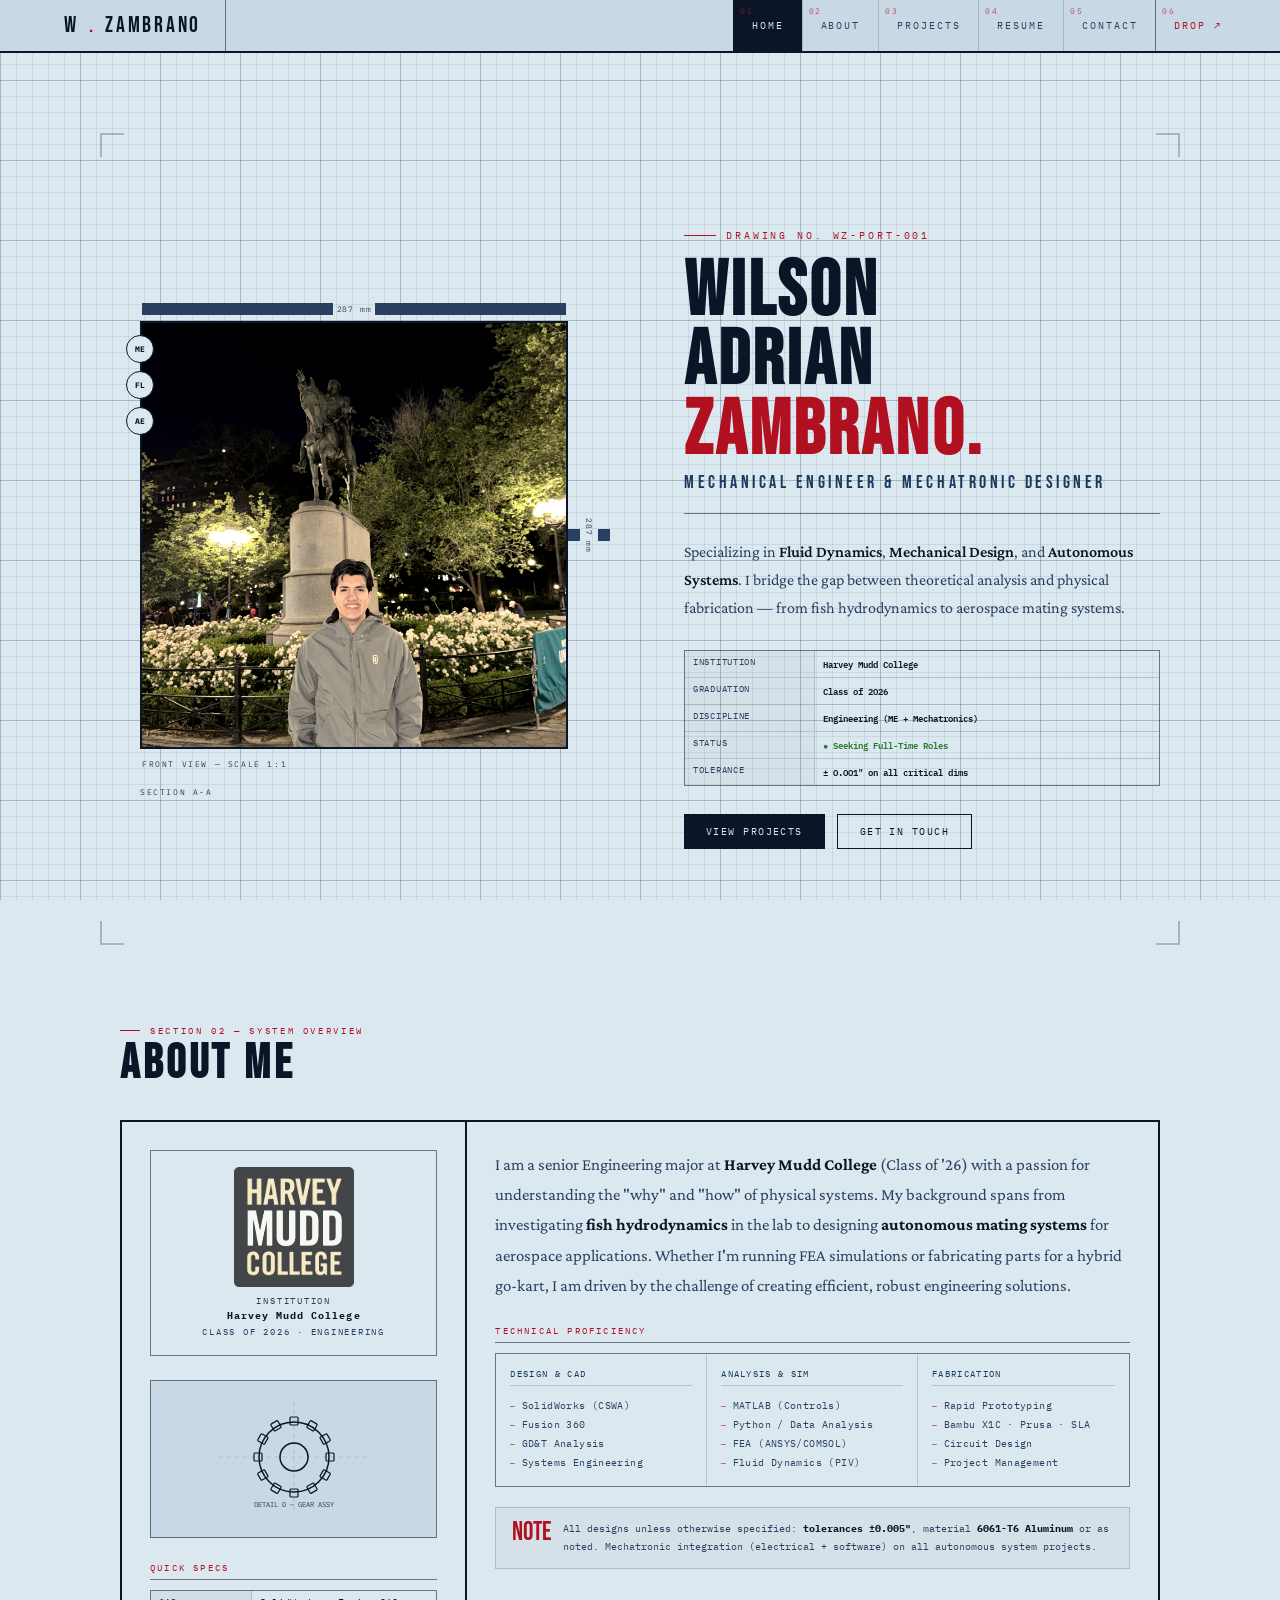
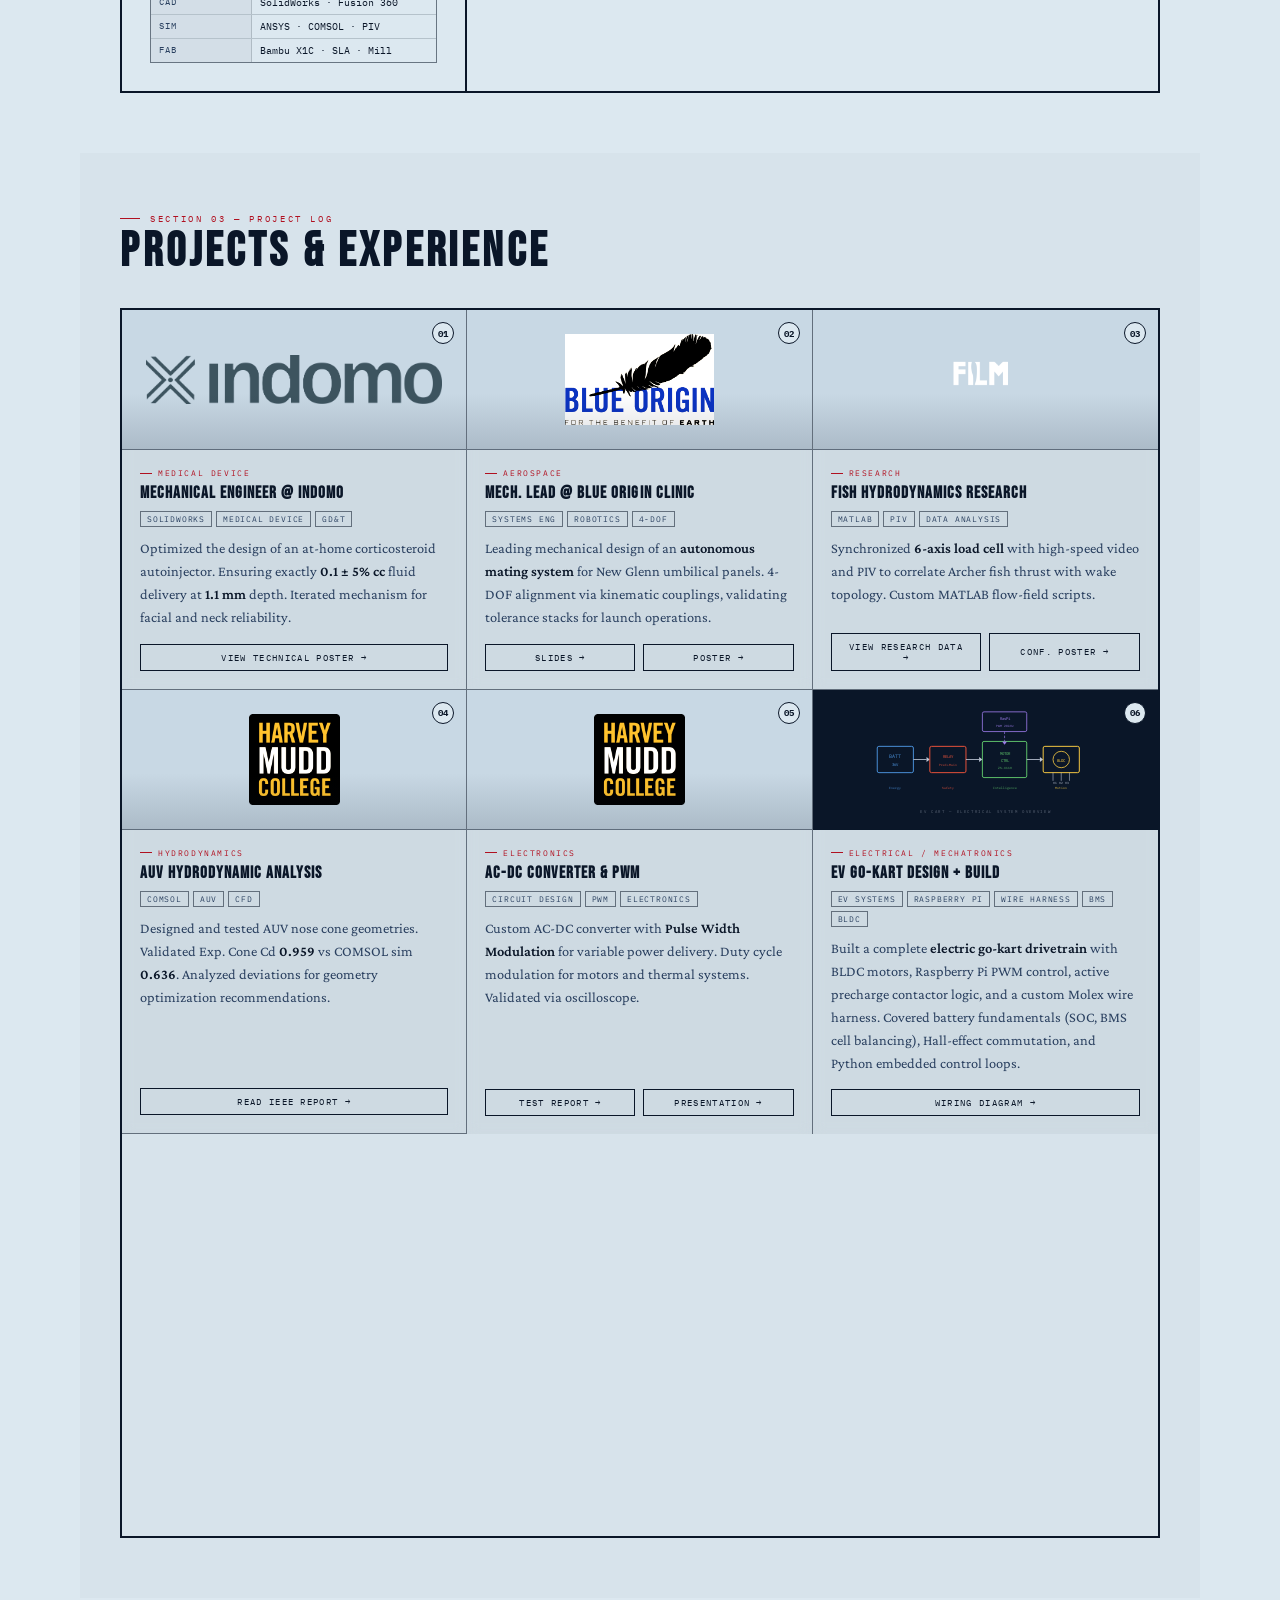
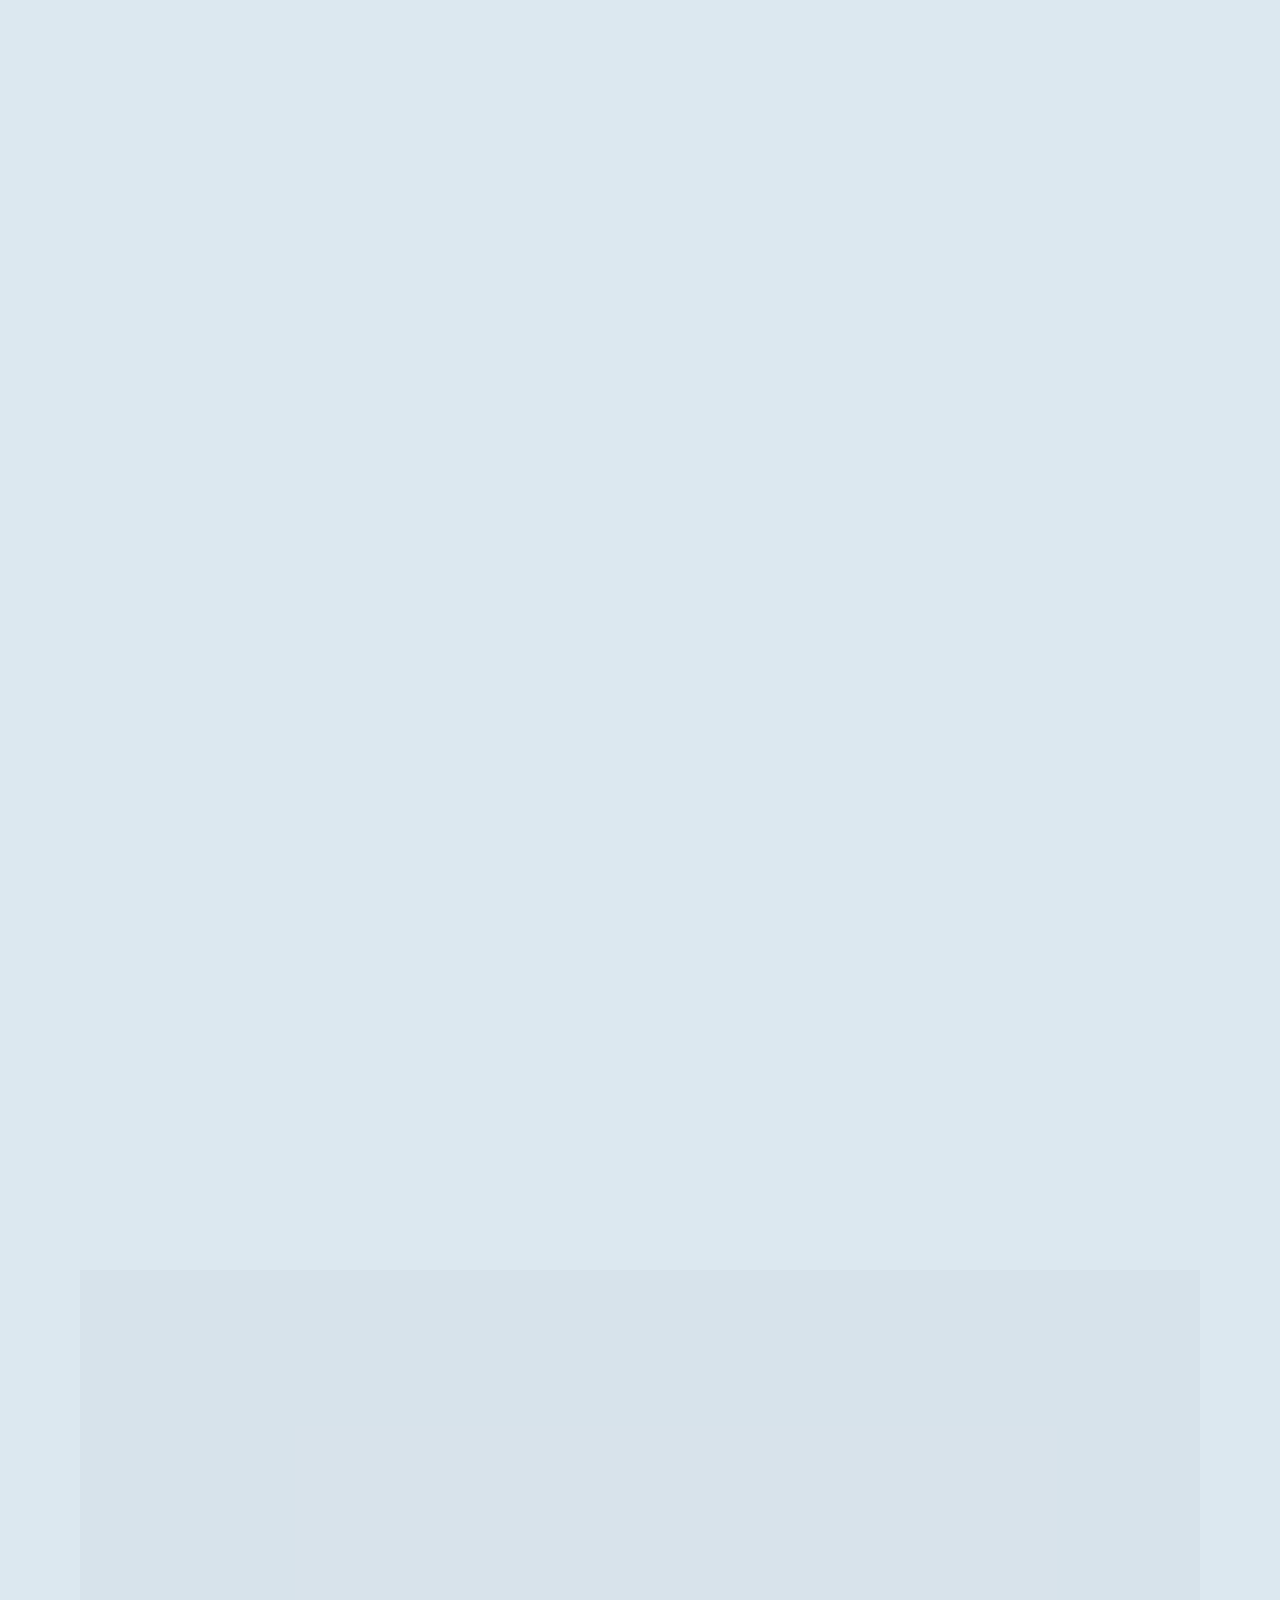
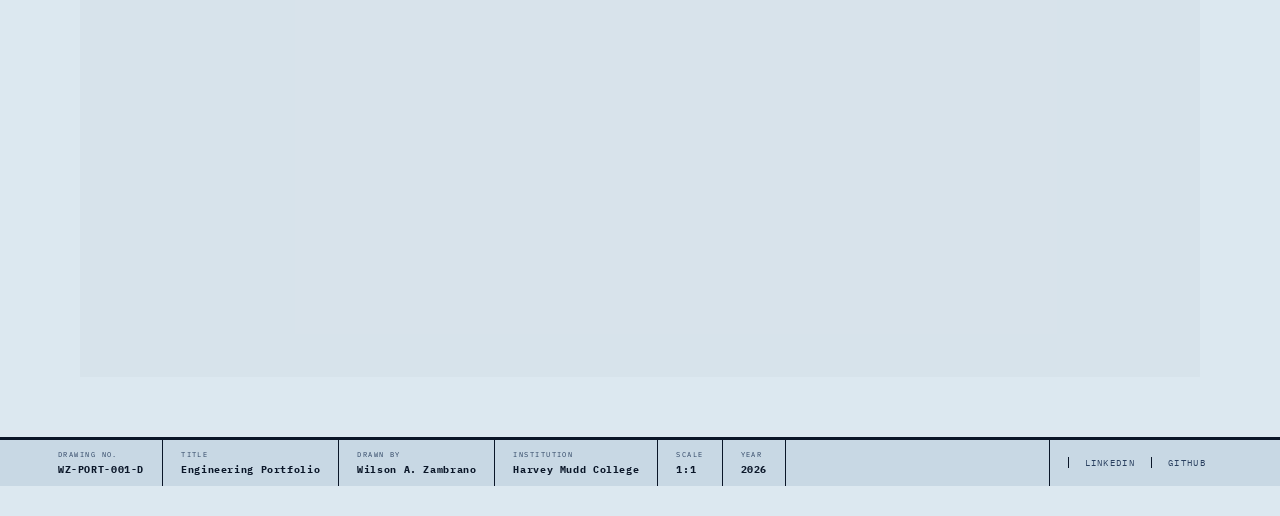
<file: index.html>
<!DOCTYPE html>
<html lang="en" class="scroll-smooth">
<head>
<meta charset="UTF-8">
<meta name="viewport" content="width=device-width, initial-scale=1.0">
<title>Wilson Zambrano — Engineering Portfolio</title>
<link href="https://fonts.googleapis.com/css2?family=Bebas+Neue&family=IBM+Plex+Mono:ital,wght@0,300;0,400;0,600;0,700;1,400&family=Crimson+Pro:ital,wght@0,400;0,600;1,400&display=swap" rel="stylesheet">

<link href="blueprint.css" rel="stylesheet">

<style>
/* ═══════════════════════════════════════════════════════
   PORTFOLIO-SPECIFIC LAYOUT STYLES
   (Global colors, grids, buttons, and typography are 
   now inherited from blueprint.css)
═══════════════════════════════════════════════════════ */

/* ── NAV OVERRIDES ── */
.nav-links { display: flex; align-items: stretch; }
.nav-link { font-size: 0.6rem; text-transform: uppercase; letter-spacing: 0.2em; color: var(--ink-dim); text-decoration: none; padding: 0 18px; border-left: 1px solid var(--line); display: flex; align-items: center; transition: all 0.15s; position: relative; }
.nav-link::before { content: attr(data-num); position: absolute; top: 6px; left: 6px; font-size: 0.5rem; color: var(--red); opacity: 0.7; }
.nav-link:hover { background: rgba(10,22,40,0.06); color: var(--ink); }
.nav-link.active { background: var(--ink); color: var(--paper); }

.nav-mobile-btn { display: none; padding: 12px 16px; cursor: pointer; border-left: 1px solid var(--line-bold); align-items: center; background: transparent; border: none; color: var(--ink); }
#mobile-menu { display: none; border-top: 1px solid var(--line-bold); background: var(--paper-dark); }
#mobile-menu a { display: block; padding: 12px 24px; font-size: 0.65rem; text-transform: uppercase; letter-spacing: 0.15em; color: var(--ink-dim); text-decoration: none; border-bottom: 1px solid var(--line); }
#mobile-menu a:hover { background: rgba(10,22,40,0.06); }

/* ── SHARED SECTION FRAME ── */
.section-frame { position: relative; z-index: 1; max-width: 1200px; margin: 0 auto; padding: 60px 40px; }
.drawing-border { border: 2px solid var(--ink); position: relative; padding: 32px; }
.drawing-border::before { content: ''; position: absolute; inset: 5px; border: 0.5px solid var(--ink-faint); pointer-events: none; }
.btn-sm { padding: 7px 14px; font-size: 0.55rem; }

/* Callout balloon */
.callout { display: inline-flex; align-items: center; gap: 0; }
.callout-circle { width: 28px; height: 28px; border: 1.5px solid var(--ink); border-radius: 50%; display: flex; align-items: center; justify-content: center; font-size: 0.65rem; font-weight: 700; color: var(--ink); flex-shrink: 0; background: var(--paper); }
.callout-line { width: 24px; height: 1px; background: var(--ink); }

/* Leader line annotation */
.leader-label { font-size: 0.6rem; text-transform: uppercase; letter-spacing: 0.12em; color: var(--blue); display: flex; align-items: center; gap: 6px; }
.leader-label::before { content: ''; display: inline-block; width: 16px; height: 1px; background: var(--blue); }

/* Reveal Animation */
.reveal { opacity: 0; transform: translateY(16px); transition: opacity 0.5s ease, transform 0.5s ease; }
.reveal.visible { opacity: 1; transform: translateY(0); }

/* ═══════════════════════════════════════════════════════
   HERO SECTION
═══════════════════════════════════════════════════════ */
#home { position: relative; z-index: 1; min-height: calc(100vh - 48px); display: flex; align-items: center; overflow: hidden; }
.hero-inner { max-width: 1200px; margin: 0 auto; padding: 60px 40px; width: 100%; display: grid; grid-template-columns: 1fr 1fr; gap: 48px; align-items: center; }

/* Orthographic projection box */
.ortho-box { position: relative; border: 2px solid var(--ink); }
.ortho-box::after { content: 'FRONT VIEW — SCALE 1:1'; position: absolute; bottom: -22px; left: 0; font-size: 0.5rem; letter-spacing: 0.2em; color: var(--ink-dim); text-transform: uppercase; }
.hero-photo { width: 100%; aspect-ratio: 1; object-fit: cover; display: block; filter: sepia(0.3) contrast(1.1); }
.hero-photo-placeholder { width: 100%; aspect-ratio: 1; background: var(--paper-dark); display: flex; align-items: center; justify-content: center; font-size: 0.6rem; letter-spacing: 0.2em; color: var(--ink-dim); text-transform: uppercase; }

/* Dimension annotations */
.dim-top, .dim-right, .dim-left { position: absolute; font-size: 0.5rem; color: var(--ink-dim); letter-spacing: 0.1em; display: flex; align-items: center; gap: 4px; }
.dim-top { top: -20px; left: 0; right: 0; justify-content: center; }
.dim-right { right: -44px; top: 0; bottom: 0; flex-direction: column; justify-content: center; writing-mode: vertical-rl; }
.dim-left { left: -44px; top: 0; bottom: 0; flex-direction: column; justify-content: center; writing-mode: vertical-rl; transform: rotate(180deg); }
.dim-line { flex: 1; height: 1px; background: var(--ink-dim); min-width: 12px; min-height: 12px; }

/* Hero Text */
.hero-text { padding: 20px 0 20px 20px; }
.hero-eyebrow { font-size: 0.6rem; text-transform: uppercase; letter-spacing: 0.3em; color: var(--red); margin-bottom: 16px; display: flex; align-items: center; gap: 10px; }
.hero-eyebrow::before { content: ''; display: inline-block; width: 32px; height: 1px; background: var(--red); }
h1.hero-name { font-family: 'Bebas Neue', sans-serif; font-size: clamp(3.5rem, 6vw, 6rem); line-height: 0.9; letter-spacing: 0.04em; color: var(--ink); margin-bottom: 6px; }
h1.hero-name em { font-style: normal; color: var(--red); display: block; }
.hero-title { font-family: 'Bebas Neue', sans-serif; font-size: 1.1rem; letter-spacing: 0.2em; color: var(--blue); margin-bottom: 24px; padding-bottom: 20px; border-bottom: 1px solid var(--line-bold); }
.hero-desc { font-family: 'Crimson Pro', serif; font-size: 1rem; line-height: 1.75; color: var(--ink-dim); margin-bottom: 28px; }
.hero-desc strong { color: var(--ink); font-weight: 600; }
.hero-cta { display: flex; gap: 12px; flex-wrap: wrap; }

/* ═══════════════════════════════════════════════════════
   ABOUT
═══════════════════════════════════════════════════════ */
#about { background: transparent; }
.about-grid { display: grid; grid-template-columns: 1fr 2fr; gap: 0; border: 2px solid var(--ink); }
.about-left { border-right: 2px solid var(--ink); padding: 28px; display: flex; flex-direction: column; gap: 24px; }
.about-right { padding: 28px; }
.institution-badge { border: 1px solid var(--line-bold); padding: 16px; text-align: center; }
.institution-badge img { max-width: 120px; width: 100%; filter: sepia(1) contrast(1.2) opacity(0.7); margin-bottom: 8px; display: block; margin-left: auto; margin-right: auto; }
.institution-badge p { font-size: 0.55rem; text-transform: uppercase; letter-spacing: 0.2em; color: var(--ink-dim); margin-bottom: 2px; }
.institution-badge strong { font-size: 0.65rem; letter-spacing: 0.1em; color: var(--ink); display: block; }

/* Skills blocks */
.skills-section-title { font-size: 0.55rem; text-transform: uppercase; letter-spacing: 0.25em; color: var(--red); margin-bottom: 10px; padding-bottom: 6px; border-bottom: 1px solid var(--line-bold); }
.skills-grid { display: grid; grid-template-columns: 1fr 1fr 1fr; gap: 0; border: 1px solid var(--line-bold); margin-bottom: 16px; }
.skill-col { padding: 14px; border-right: 1px solid var(--line); }
.skill-col:last-child { border-right: none; }
.skill-col-title { font-size: 0.55rem; text-transform: uppercase; letter-spacing: 0.15em; color: var(--blue); margin-bottom: 10px; padding-bottom: 6px; border-bottom: 1px solid var(--line); }
.skill-item { font-size: 0.6rem; color: var(--ink-dim); padding: 3px 0; display: flex; align-items: center; gap: 6px; letter-spacing: 0.04em; }
.skill-item::before { content: '—'; color: var(--red); font-size: 0.5rem; }

/* ═══════════════════════════════════════════════════════
   PROJECTS
═══════════════════════════════════════════════════════ */
#projects { background: rgba(10,22,40,0.02); }
.projects-grid { display: grid; grid-template-columns: repeat(3, 1fr); gap: 0; border: 2px solid var(--ink); }
.project-card { 
  border-right: 1px solid var(--line-bold); 
  border-bottom: 1px solid var(--line-bold); 
  position: relative; 
  overflow: hidden; 
  transition: background 0.2s; 
  display: flex; 
  flex-direction: column; 
  background: rgba(10, 22, 40, 0.04); /* Soft, frosted paper finish */
  backdrop-filter: blur(6px);
}
.project-card:nth-child(3n) { border-right: none; }
.project-card:nth-last-child(-n+3):nth-child(3n+1),
.project-card:nth-last-child(-n+3):nth-child(3n+2),
.project-card:nth-last-child(-n+3) { border-bottom: none; }
.project-card:hover { background: rgba(10, 22, 40, 0.08); }

.card-callout { position: absolute; top: 12px; right: 12px; width: 22px; height: 22px; border: 1.5px solid var(--ink); border-radius: 50%; display: flex; align-items: center; justify-content: center; font-size: 0.55rem; font-weight: 700; color: var(--ink); background: var(--paper); z-index: 5; }
.card-img-wrap { height: 140px; overflow: hidden; border-bottom: 1px solid var(--line-bold); position: relative; background: var(--paper-dark); }
.card-img-wrap::after { content: ''; position: absolute; inset: 0; background: linear-gradient(to bottom, transparent 60%, rgba(10,22,40,0.15)); }
.card-img-wrap img { width: 100%; height: 100%; object-fit: contain; padding: 24px; object-position: center; filter: sepia(0.2) contrast(1.05); transition: transform 0.4s ease; }
.project-card:hover .card-img-wrap img { transform: scale(1.04); }

.card-body { padding: 18px; flex: 1; display: flex; flex-direction: column; }
.card-section-tag { font-size: 0.5rem; text-transform: uppercase; letter-spacing: 0.2em; color: var(--red); margin-bottom: 6px; display: flex; align-items: center; gap: 6px; }
.card-section-tag::before { content: ''; display: inline-block; width: 12px; height: 1px; background: var(--red); }
.card-title { font-family: 'Bebas Neue', sans-serif; font-size: 1.05rem; letter-spacing: 0.06em; color: var(--ink); margin-bottom: 8px; line-height: 1.15; }
.card-tags { display: flex; gap: 4px; flex-wrap: wrap; margin-bottom: 10px; }
.card-tag { font-size: 0.5rem; text-transform: uppercase; letter-spacing: 0.1em; padding: 2px 6px; border: 1px solid var(--line-bold); color: var(--ink-dim); }
.card-desc { font-family: 'Crimson Pro', serif; font-size: 0.9rem; line-height: 1.6; color: var(--ink-dim); flex: 1; margin-bottom: 14px; }
.card-desc strong { color: var(--ink); font-weight: 600; }

/* ═══════════════════════════════════════════════════════
   RESUME
═══════════════════════════════════════════════════════ */
#resume { background: transparent; }
.resume-wrap { max-width: 780px; margin: 0 auto; }
.resume-frame { border: 2px solid var(--ink); position: relative; overflow: hidden; display: block; text-decoration: none; }
.resume-frame::before { content: 'DOCUMENT WZ-CV-001 — CLICK TO OPEN PDF'; position: absolute; bottom: 0; left: 0; right: 0; background: var(--ink); color: var(--paper); font-size: 0.55rem; text-align: center; padding: 8px; letter-spacing: 0.2em; text-transform: uppercase; transform: translateY(100%); transition: transform 0.2s; z-index: 2; }
.resume-frame:hover::before { transform: translateY(0); }
.resume-frame img { width: 100%; display: block; filter: sepia(0.1) contrast(1.05); transition: filter 0.2s; }
.resume-frame:hover img { filter: sepia(0.2) brightness(0.97); }

/* ═══════════════════════════════════════════════════════
   CONTACT
═══════════════════════════════════════════════════════ */
#contact { background: rgba(10,22,40,0.02); }
.contact-grid { display: grid; grid-template-columns: 1fr 1fr; gap: 0; border: 2px solid var(--ink); }
.contact-left { border-right: 2px solid var(--ink); padding: 36px; }
.contact-right { padding: 36px; }
.contact-status { display: flex; align-items: center; gap: 8px; font-size: 0.6rem; text-transform: uppercase; letter-spacing: 0.15em; color: var(--blue); margin-bottom: 20px; }
.contact-note { font-family: 'Crimson Pro', serif; font-size: 1.05rem; line-height: 1.7; color: var(--ink-dim); margin-bottom: 24px; }
.contact-note strong { color: var(--ink); font-weight: 600; }
.contact-links { display: flex; flex-direction: column; gap: 8px; }
.contact-link { display: flex; align-items: center; gap: 10px; font-size: 0.65rem; color: var(--blue); text-decoration: none; padding: 8px 10px; border: 1px solid var(--line); transition: all 0.15s; letter-spacing: 0.05em; }
.contact-link:hover { background: var(--ink); color: var(--paper); border-color: var(--ink); }
.contact-link-icon { font-size: 0.75rem; }
.form-row { display: grid; grid-template-columns: 1fr 1fr; gap: 12px; }

/* ── FOOTER OVERRIDES ── */
.footer-links { display: flex; gap: 0; }
.footer-link { font-size: 0.55rem; text-transform: uppercase; letter-spacing: 0.15em; color: var(--ink-dim); text-decoration: none; padding: 0 16px; border-left: 1px solid var(--ink); display: flex; align-items: center; transition: color 0.15s; }
.footer-link:hover { color: var(--ink); }

/* ── Cross-hatch pattern for empty card ── */
.hatch-bg { background-image: repeating-linear-gradient(45deg, transparent, transparent 8px, rgba(10,22,40,0.06) 8px, rgba(10,22,40,0.06) 9px); }

/* ── Responsive ── */
@media (max-width: 900px) {
  .hero-inner { grid-template-columns: 1fr; }
  .about-grid { grid-template-columns: 1fr; }
  .about-left { border-right: none; border-bottom: 2px solid var(--ink); }
  .skills-grid { grid-template-columns: 1fr 1fr; }
  .projects-grid { grid-template-columns: 1fr 1fr; }
  .project-card:nth-child(3n) { border-right: 1px solid var(--line-bold); }
  .project-card:nth-child(2n) { border-right: none; }
  .contact-grid { grid-template-columns: 1fr; }
  .contact-left { border-right: none; border-bottom: 2px solid var(--ink); }
  .nav-links { display: none; }
  .nav-mobile-btn { display: flex; border-left: 1px solid var(--line-bold); padding: 12px 16px; }
  .section-frame { padding: 40px 20px; }
  .hero-inner { padding: 40px 20px; }
}
@media (max-width: 560px) {
  .projects-grid { grid-template-columns: 1fr; }
  .project-card { border-right: none !important; }
  .skills-grid { grid-template-columns: 1fr; }
  .skill-col { border-right: none; border-bottom: 1px solid var(--line); }
  .form-row { grid-template-columns: 1fr; }
  .footer-links { flex-direction: column; }
  .footer-link { border-left: none; border-top: 1px solid var(--line); padding: 10px 18px; }
}
</style>
</head>
<body>

<header id="header">
  <nav class="nav-inner">
    <a href="#home" class="nav-brand">W<span>.</span>Zambrano</a>
    <div class="nav-links">
      <a href="#home"     class="nav-link" data-num="01">Home</a>
      <a href="#about"    class="nav-link" data-num="02">About</a>
      <a href="#projects" class="nav-link" data-num="03">Projects</a>
      <a href="#resume"   class="nav-link" data-num="04">Resume</a>
      <a href="#contact"  class="nav-link" data-num="05">Contact</a>
      <a href="drop.html" class="nav-link" data-num="06" style="color:var(--red);border-left:1px solid var(--line-bold);">Drop ↗</a>
    </div>
    <button class="nav-mobile-btn" id="menu-button" aria-label="Menu">
      <svg width="20" height="20" viewBox="0 0 24 24" fill="none" stroke="currentColor" stroke-width="2"><path d="M4 6h16M4 12h16m-7 6h7"/></svg>
    </button>
  </nav>
  <div id="mobile-menu">
    <a href="#home">01 — Home</a>
    <a href="#about">02 — About</a>
    <a href="#projects">03 — Projects</a>
    <a href="#resume">04 — Resume</a>
    <a href="#contact">05 — Contact</a>
    <a href="drop.html" style="color:var(--red);">06 — Drop Zone ↗</a>
  </div>
</header>

<main>

<section id="home">
  <div style="position:absolute;top:20px;left:20px;width:24px;height:24px;border-top:2px solid var(--ink-faint);border-left:2px solid var(--ink-faint);z-index:2;"></div>
  <div style="position:absolute;top:20px;right:20px;width:24px;height:24px;border-top:2px solid var(--ink-faint);border-right:2px solid var(--ink-faint);z-index:2;"></div>
  <div style="position:absolute;bottom:20px;left:20px;width:24px;height:24px;border-bottom:2px solid var(--ink-faint);border-left:2px solid var(--ink-faint);z-index:2;"></div>
  <div style="position:absolute;bottom:20px;right:20px;width:24px;height:24px;border-bottom:2px solid var(--ink-faint);border-right:2px solid var(--ink-faint);z-index:2;"></div>

  <div class="hero-inner">

    <div style="position:relative; padding: 40px 48px 48px 20px;">
      <div class="ortho-box">
        <div class="dim-top">
          <div class="dim-line"></div>
          <span>287 mm</span>
          <div class="dim-line"></div>
        </div>
        <div class="dim-right">
          <div class="dim-line" style="width:1px;min-height:12px;"></div>
          <span>287 mm</span>
          <div class="dim-line" style="width:1px;min-height:12px;"></div>
        </div>

        <img src="AboutImg.jpeg" alt="Wilson Zambrano" class="hero-photo" onerror="this.outerHTML='<div class=\'hero-photo-placeholder\'>PHOTO<br>AboutImg.jpeg</div>'">
      </div>

      <div style="position:absolute;bottom:0px;left:20px;font-size:0.5rem;letter-spacing:0.2em;color:var(--ink-dim);text-transform:uppercase;">SECTION A-A</div>

      <div style="position:absolute;top:54px;left:6px;display:flex;flex-direction:column;gap:8px;">
        <div class="callout"><div class="callout-circle" style="font-size:0.5rem;">ME</div></div>
        <div class="callout"><div class="callout-circle" style="font-size:0.5rem;">FL</div></div>
        <div class="callout"><div class="callout-circle" style="font-size:0.5rem;">AE</div></div>
      </div>
    </div>

    <div class="hero-text">
      <p class="hero-eyebrow">Drawing No. WZ-PORT-001</p>

      <h1 class="hero-name">
        Wilson<br>Adrian
        <em>Zambrano.</em>
      </h1>

      <p class="hero-title">Mechanical Engineer &amp; Mechatronic Designer</p>

      <p class="hero-desc">
        Specializing in <strong>Fluid Dynamics</strong>, <strong>Mechanical Design</strong>, and <strong>Autonomous Systems</strong>. I bridge the gap between theoretical analysis and physical fabrication — from fish hydrodynamics to aerospace mating systems.
      </p>

      <div class="spec-block" style="margin-bottom: 28px;">
        <div class="spec-row"><span class="spec-key" style="flex:0 0 130px;">Institution</span><span class="spec-val">Harvey Mudd College</span></div>
        <div class="spec-row"><span class="spec-key" style="flex:0 0 130px;">Graduation</span><span class="spec-val">Class of 2026</span></div>
        <div class="spec-row"><span class="spec-key" style="flex:0 0 130px;">Discipline</span><span class="spec-val">Engineering (ME + Mechatronics)</span></div>
        <div class="spec-row"><span class="spec-key" style="flex:0 0 130px;">Status</span><span class="spec-val green">● Seeking Full-Time Roles</span></div>
        <div class="spec-row"><span class="spec-key" style="flex:0 0 130px;">Tolerance</span><span class="spec-val">± 0.001" on all critical dims</span></div>
      </div>

      <div class="hero-cta">
        <a href="#projects" class="btn btn-solid">View Projects</a>
        <a href="#contact"  class="btn btn-outline">Get In Touch</a>
      </div>
    </div>
  </div>
</section>

<section id="about">
  <div class="section-frame">
    <div class="reveal" style="margin-bottom:28px;">
      <p class="dwg-section-label">Section 02 — System Overview</p>
      <h2 class="dwg-title">About Me</h2>
    </div>

    <div class="about-grid reveal">
      <div class="about-left">
        <div class="institution-badge">
          <img src="HMC Logo.png" alt="Harvey Mudd College" onerror="this.style.display='none'">
          <p>Institution</p>
          <strong>Harvey Mudd College</strong>
          <p style="margin-top:4px;">Class of 2026 · Engineering</p>
        </div>

        <div style="border:1px solid var(--line-bold); padding:16px; text-align:center; background: var(--paper-dark);">
          <svg width="100%" viewBox="0 0 160 120" style="max-width:160px;">
            <circle cx="80" cy="60" r="35" fill="none" stroke="var(--ink)" stroke-width="1.5"/>
            <circle cx="80" cy="60" r="14" fill="none" stroke="var(--ink)" stroke-width="1.5"/>
            <g stroke="var(--ink)" stroke-width="1.2" fill="none">
              <rect x="76" y="20" width="8" height="8" rx="1" transform="rotate(0,80,60)"/>
              <rect x="76" y="20" width="8" height="8" rx="1" transform="rotate(30,80,60)"/>
              <rect x="76" y="20" width="8" height="8" rx="1" transform="rotate(60,80,60)"/>
              <rect x="76" y="20" width="8" height="8" rx="1" transform="rotate(90,80,60)"/>
              <rect x="76" y="20" width="8" height="8" rx="1" transform="rotate(120,80,60)"/>
              <rect x="76" y="20" width="8" height="8" rx="1" transform="rotate(150,80,60)"/>
              <rect x="76" y="20" width="8" height="8" rx="1" transform="rotate(180,80,60)"/>
              <rect x="76" y="20" width="8" height="8" rx="1" transform="rotate(210,80,60)"/>
              <rect x="76" y="20" width="8" height="8" rx="1" transform="rotate(240,80,60)"/>
              <rect x="76" y="20" width="8" height="8" rx="1" transform="rotate(270,80,60)"/>
              <rect x="76" y="20" width="8" height="8" rx="1" transform="rotate(300,80,60)"/>
              <rect x="76" y="20" width="8" height="8" rx="1" transform="rotate(330,80,60)"/>
            </g>
            <line x1="80" y1="5" x2="80" y2="115" stroke="var(--ink-faint)" stroke-width="0.5" stroke-dasharray="4,4"/>
            <line x1="5" y1="60" x2="155" y2="60" stroke="var(--ink-faint)" stroke-width="0.5" stroke-dasharray="4,4"/>
            <text x="80" y="110" text-anchor="middle" style="font-family:'IBM Plex Mono',monospace;font-size:7px;fill:var(--ink-dim);">DETAIL D — GEAR ASSY</text>
          </svg>
        </div>

        <div>
          <p class="skills-section-title">Quick Specs</p>
          <div style="display:flex;flex-direction:column;gap:0;border:1px solid var(--line-bold);">
            <div style="display:flex;border-bottom:1px solid var(--line);">
              <span style="flex:1;padding:5px 8px;font-size:0.55rem;text-transform:uppercase;letter-spacing:0.1em;color:var(--ink-dim);border-right:1px solid var(--line);background:rgba(10,22,40,0.04);">CAD</span>
              <span style="flex:2;padding:5px 8px;font-size:0.6rem;color:var(--ink);">SolidWorks · Fusion 360</span>
            </div>
            <div style="display:flex;border-bottom:1px solid var(--line);">
              <span style="flex:1;padding:5px 8px;font-size:0.55rem;text-transform:uppercase;letter-spacing:0.1em;color:var(--ink-dim);border-right:1px solid var(--line);background:rgba(10,22,40,0.04);">SIM</span>
              <span style="flex:2;padding:5px 8px;font-size:0.6rem;color:var(--ink);">ANSYS · COMSOL · PIV</span>
            </div>
            <div style="display:flex;">
              <span style="flex:1;padding:5px 8px;font-size:0.55rem;text-transform:uppercase;letter-spacing:0.1em;color:var(--ink-dim);border-right:1px solid var(--line);background:rgba(10,22,40,0.04);">FAB</span>
              <span style="flex:2;padding:5px 8px;font-size:0.6rem;color:var(--ink);">Bambu X1C · SLA · Mill</span>
            </div>
          </div>
        </div>
      </div>

      <div class="about-right">
        <p style="font-family:'Crimson Pro',serif;font-size:1.05rem;line-height:1.8;color:var(--ink-dim);margin-bottom:24px;">
          I am a senior Engineering major at <strong style="color:var(--ink);">Harvey Mudd College</strong> (Class of '26) with a passion for understanding the "why" and "how" of physical systems. My background spans from investigating <strong style="color:var(--ink);">fish hydrodynamics</strong> in the lab to designing <strong style="color:var(--ink);">autonomous mating systems</strong> for aerospace applications. Whether I'm running FEA simulations or fabricating parts for a hybrid go-kart, I am driven by the challenge of creating efficient, robust engineering solutions.
        </p>

        <p class="skills-section-title">Technical Proficiency</p>
        <div class="skills-grid">
          <div class="skill-col">
            <p class="skill-col-title">Design &amp; CAD</p>
            <p class="skill-item">SolidWorks (CSWA)</p>
            <p class="skill-item">Fusion 360</p>
            <p class="skill-item">GD&amp;T Analysis</p>
            <p class="skill-item">Systems Engineering</p>
          </div>
          <div class="skill-col">
            <p class="skill-col-title">Analysis &amp; Sim</p>
            <p class="skill-item">MATLAB (Controls)</p>
            <p class="skill-item">Python / Data Analysis</p>
            <p class="skill-item">FEA (ANSYS/COMSOL)</p>
            <p class="skill-item">Fluid Dynamics (PIV)</p>
          </div>
          <div class="skill-col">
            <p class="skill-col-title">Fabrication</p>
            <p class="skill-item">Rapid Prototyping</p>
            <p class="skill-item">Bambu X1C · Prusa · SLA</p>
            <p class="skill-item">Circuit Design</p>
            <p class="skill-item">Project Management</p>
          </div>
        </div>

        <div style="margin-top:20px;border:1px solid var(--line);padding:12px 16px;background:rgba(10,22,40,0.03);display:flex;align-items:flex-start;gap:12px;">
          <div style="font-family:'Bebas Neue',sans-serif;font-size:1.6rem;color:var(--red);line-height:1;flex-shrink:0;">NOTE</div>
          <p style="font-size:0.65rem;line-height:1.7;color:var(--ink-dim);">
            All designs unless otherwise specified: <strong style="color:var(--ink);">tolerances ±0.005"</strong>, material <strong style="color:var(--ink);">6061-T6 Aluminum</strong> or as noted. Mechatronic integration (electrical + software) on all autonomous system projects.
          </p>
        </div>
      </div>
    </div>
  </div>
</section>

<section id="projects">
  <div class="section-frame">
    <div class="reveal" style="margin-bottom:28px;">
      <p class="dwg-section-label">Section 03 — Project Log</p>
      <h2 class="dwg-title">Projects &amp; Experience</h2>
    </div>

    <div class="projects-grid">

      <div class="project-card reveal">
        <div class="card-callout">01</div>
        <div class="card-img-wrap">
          <img src="IndomoLogo.png" alt="Indomo Autoinjector" onerror="this.parentNode.classList.add('hatch-bg');this.style.display='none'">
        </div>
        <div class="card-body">
          <p class="card-section-tag">Medical Device</p>
          <h3 class="card-title">Mechanical Engineer @ Indomo</h3>
          <div class="card-tags">
            <span class="card-tag">SolidWorks</span>
            <span class="card-tag">Medical Device</span>
            <span class="card-tag">GD&T</span>
          </div>
          <p class="card-desc">
            Optimized the design of an at-home corticosteroid autoinjector. Ensuring exactly <strong>0.1 ± 5% cc</strong> fluid delivery at <strong>1.1 mm</strong> depth. Iterated mechanism for facial and neck reliability.
          </p>
          <a href="Indomo-Injector_Poster.pdf" target="_blank" class="btn btn-outline btn-sm" style="display:flex;justify-content:center;text-align:center;">View Technical Poster →</a>
        </div>
      </div>

      <div class="project-card reveal">
        <div class="card-callout">02</div>
        <div class="card-img-wrap">
          <img src="BlueOriginLogo.jpg" alt="Blue Origin" onerror="this.parentNode.classList.add('hatch-bg');this.style.display='none'">
        </div>
        <div class="card-body">
          <p class="card-section-tag">Aerospace</p>
          <h3 class="card-title">Mech. Lead @ Blue Origin Clinic</h3>
          <div class="card-tags">
            <span class="card-tag">Systems Eng</span>
            <span class="card-tag">Robotics</span>
            <span class="card-tag">4-DOF</span>
          </div>
          <p class="card-desc">
            Leading mechanical design of an <strong>autonomous mating system</strong> for New Glenn umbilical panels. 4-DOF alignment via kinematic couplings, validating tolerance stacks for launch operations.
          </p>
          <div style="display:grid;grid-template-columns:1fr 1fr;gap:8px;">
            <a href="Blue Origin Final Presentation.pdf" target="_blank" class="btn btn-outline btn-sm" style="display:flex;justify-content:center;text-align:center;">Slides →</a>
            <a href="Blue Origin Poster Final - Project Day.pdf" target="_blank" class="btn btn-outline btn-sm" style="display:flex;justify-content:center;text-align:center;">Poster →</a>
          </div>
        </div>
      </div>

      <div class="project-card reveal">
        <div class="card-callout">03</div>
        <div class="card-img-wrap">
          <img src="FILM Logo.png" alt="Fish Hydrodynamics Research" onerror="this.parentNode.classList.add('hatch-bg');this.style.display='none'">
        </div>
        <div class="card-body">
          <p class="card-section-tag">Research</p>
          <h3 class="card-title">Fish Hydrodynamics Research</h3>
          <div class="card-tags">
            <span class="card-tag">MATLAB</span>
            <span class="card-tag">PIV</span>
            <span class="card-tag">Data Analysis</span>
          </div>
          <p class="card-desc">
            Synchronized <strong>6-axis load cell</strong> with high-speed video and PIV to correlate Archer fish thrust with wake topology. Custom MATLAB flow-field scripts.
          </p>
          <div style="display:grid;grid-template-columns:1fr 1fr;gap:8px;">
            <a href="poster.html" target="_blank" class="btn btn-outline btn-sm" style="display:flex;justify-content:center;text-align:center;">View Research Data →</a>
            <a href="FILM_Poster_APSDFD25.pdf" target="_blank" class="btn btn-outline btn-sm" style="display:flex;justify-content:center;text-align:center;">Conf. Poster →</a>
          </div>
        </div>
      </div>

      <div class="project-card reveal">
        <div class="card-callout">04</div>
        <div class="card-img-wrap">
          <img src="HMC Logo.png" alt="AUV Hydrodynamic Analysis" onerror="this.parentNode.classList.add('hatch-bg');this.style.display='none'">
        </div>
        <div class="card-body">
          <p class="card-section-tag">Hydrodynamics</p>
          <h3 class="card-title">AUV Hydrodynamic Analysis</h3>
          <div class="card-tags">
            <span class="card-tag">COMSOL</span>
            <span class="card-tag">AUV</span>
            <span class="card-tag">CFD</span>
          </div>
          <p class="card-desc">
            Designed and tested AUV nose cone geometries. Validated Exp. Cone Cd <strong>0.959</strong> vs COMSOL sim <strong>0.636</strong>. Analyzed deviations for geometry optimization recommendations.
          </p>
          <a href="Final Report IEEE.docx.pdf" target="_blank" class="btn btn-outline btn-sm" style="display:flex;justify-content:center;text-align:center;">Read IEEE Report →</a>
        </div>
      </div>

      <div class="project-card reveal">
        <div class="card-callout">05</div>
        <div class="card-img-wrap">
          <img src="HMC Logo.png" alt="AC-DC Converter" onerror="this.parentNode.classList.add('hatch-bg');this.style.display='none'">
        </div>
        <div class="card-body">
          <p class="card-section-tag">Electronics</p>
          <h3 class="card-title">AC-DC Converter &amp; PWM</h3>
          <div class="card-tags">
            <span class="card-tag">Circuit Design</span>
            <span class="card-tag">PWM</span>
            <span class="card-tag">Electronics</span>
          </div>
          <p class="card-desc">
            Custom AC-DC converter with <strong>Pulse Width Modulation</strong> for variable power delivery. Duty cycle modulation for motors and thermal systems. Validated via oscilloscope.
          </p>
          <div style="display:grid;grid-template-columns:1fr 1fr;gap:8px;">
            <a href="E84 Hardware Circuit Testing.pdf" target="_blank" class="btn btn-outline btn-sm" style="display:flex;justify-content:center;text-align:center;">Test Report →</a>
            <a href="E84 Final Presentation.pdf" target="_blank" class="btn btn-outline btn-sm" style="display:flex;justify-content:center;text-align:center;">Presentation →</a>
          </div>
        </div>
      </div>

      <div class="project-card reveal">
        <div class="card-callout">06</div>
        <div class="card-img-wrap" style="background:#0a1628;display:flex;align-items:center;justify-content:center;padding:0;">
          <svg viewBox="0 0 280 140" xmlns="http://www.w3.org/2000/svg" style="width:100%;height:100%;padding:12px;">
            <rect x="8" y="54" width="44" height="32" rx="2" fill="none" stroke="#4a90d9" stroke-width="1.2"/>
            <text x="30" y="68" text-anchor="middle" font-family="IBM Plex Mono,monospace" font-size="5.5" fill="#4a90d9">BATT</text>
            <text x="30" y="78" text-anchor="middle" font-family="IBM Plex Mono,monospace" font-size="4.5" fill="#4a90d9">36V</text>
            <line x1="52" y1="70" x2="68" y2="70" stroke="#c0c8d8" stroke-width="1"/>
            <polygon points="68,67 72,70 68,73" fill="#c0c8d8"/>
            <rect x="72" y="54" width="44" height="32" rx="2" fill="none" stroke="#e8523a" stroke-width="1.2"/>
            <text x="94" y="68" text-anchor="middle" font-family="IBM Plex Mono,monospace" font-size="5" fill="#e8523a">RELAY</text>
            <text x="94" y="78" text-anchor="middle" font-family="IBM Plex Mono,monospace" font-size="4" fill="#e8523a">PreC+Main</text>
            <line x1="116" y1="70" x2="132" y2="70" stroke="#c0c8d8" stroke-width="1"/>
            <polygon points="132,67 136,70 132,73" fill="#c0c8d8"/>
            <rect x="136" y="48" width="54" height="44" rx="2" fill="none" stroke="#5ec26a" stroke-width="1.2"/>
            <text x="163" y="64" text-anchor="middle" font-family="IBM Plex Mono,monospace" font-size="5" fill="#5ec26a">MOTOR</text>
            <text x="163" y="73" text-anchor="middle" font-family="IBM Plex Mono,monospace" font-size="5" fill="#5ec26a">CTRL</text>
            <text x="163" y="82" text-anchor="middle" font-family="IBM Plex Mono,monospace" font-size="4" fill="#5ec26a">ZS-X11H</text>
            <line x1="190" y1="70" x2="206" y2="70" stroke="#c0c8d8" stroke-width="1"/>
            <polygon points="206,67 210,70 206,73" fill="#c0c8d8"/>
            <rect x="210" y="54" width="44" height="32" rx="2" fill="none" stroke="#f5c842" stroke-width="1.2"/>
            <circle cx="232" cy="70" r="10" fill="none" stroke="#f5c842" stroke-width="1"/>
            <text x="232" y="73" text-anchor="middle" font-family="IBM Plex Mono,monospace" font-size="5" fill="#f5c842">BLDC</text>
            <rect x="136" y="12" width="54" height="24" rx="2" fill="none" stroke="#9b7be8" stroke-width="1"/>
            <text x="163" y="22" text-anchor="middle" font-family="IBM Plex Mono,monospace" font-size="5" fill="#9b7be8">RasPi</text>
            <text x="163" y="31" text-anchor="middle" font-family="IBM Plex Mono,monospace" font-size="4" fill="#9b7be8">PWM 20kHz</text>
            <line x1="163" y1="36" x2="163" y2="48" stroke="#9b7be8" stroke-width="0.8" stroke-dasharray="3,2"/>
            <polygon points="160,48 163,52 166,48" fill="#9b7be8"/>
            <text x="232" y="100" text-anchor="middle" font-family="IBM Plex Mono,monospace" font-size="4" fill="#c0c8d8">H1 H2 H3</text>
            <line x1="222" y1="86" x2="222" y2="96" stroke="#c0c8d8" stroke-width="0.7"/>
            <line x1="232" y1="86" x2="232" y2="96" stroke="#c0c8d8" stroke-width="0.7"/>
            <line x1="242" y1="86" x2="242" y2="96" stroke="#c0c8d8" stroke-width="0.7"/>
            <text x="30" y="106" text-anchor="middle" font-family="IBM Plex Mono,monospace" font-size="4" fill="#4a90d9">Energy</text>
            <text x="94" y="106" text-anchor="middle" font-family="IBM Plex Mono,monospace" font-size="4" fill="#e8523a">Safety</text>
            <text x="163" y="106" text-anchor="middle" font-family="IBM Plex Mono,monospace" font-size="4" fill="#5ec26a">Intelligence</text>
            <text x="232" y="106" text-anchor="middle" font-family="IBM Plex Mono,monospace" font-size="4" fill="#f5c842">Motion</text>
            <text x="140" y="135" text-anchor="middle" font-family="IBM Plex Mono,monospace" font-size="4.5" fill="rgba(192,200,216,0.5)" letter-spacing="2">EV CART — ELECTRICAL SYSTEM OVERVIEW</text>
          </svg>
        </div>
        <div class="card-body">
          <p class="card-section-tag">Electrical / Mechatronics</p>
          <h3 class="card-title">EV Go-Kart Design + Build</h3>
          <div class="card-tags">
            <span class="card-tag">EV Systems</span>
            <span class="card-tag">Raspberry Pi</span>
            <span class="card-tag">Wire Harness</span>
            <span class="card-tag">BMS</span>
            <span class="card-tag">BLDC</span>
          </div>
          <p class="card-desc">
            Built a complete <strong>electric go-kart drivetrain</strong> with BLDC motors, Raspberry Pi PWM control, active precharge contactor logic, and a custom Molex wire harness. Covered battery fundamentals (SOC, BMS cell balancing), Hall-effect commutation, and Python embedded control loops.
          </p>
          <a href="E49C_ Cart Wiring Harness.pdf" target="_blank" class="btn btn-outline btn-sm" style="display:flex;justify-content:center;text-align:center;">Wiring Diagram →</a>
        </div>
      </div>

      <div class="project-card reveal">
        <div class="card-callout">07</div>
        <div class="card-img-wrap">
          <img src="bikeassembly.jpg" alt="Amphibious Bicycle" onerror="this.parentNode.classList.add('hatch-bg');this.style.display='none'">
        </div>
        <div class="card-body">
          <p class="card-section-tag">Mechanical Design</p>
          <h3 class="card-title">Sink or Swim — Amphibious Bike</h3>
          <div class="card-tags">
            <span class="card-tag">Vehicle Dynamics</span>
            <span class="card-tag">Fabrication</span>
            <span class="card-tag">Hydrodynamics</span>
          </div>
          <p class="card-desc">
            Designed and built a human-powered <strong>amphibious bicycle</strong> capable of <strong>4 m/s on land</strong> and <strong>0.5 m/s in water</strong>. Six 10 ft PVC pontoons integrated onto a 700cc frame; waterwheel rear drive and front-wheel rudder steering for dual-domain mobility.
          </p>
          <a href="https://sites.google.com/g.hmc.edu/engr177finalproject/requirements-specifications?authuser=0" target="_blank" class="btn btn-outline btn-sm" style="display:flex;justify-content:center;text-align:center;">View Project Site →</a>
        </div>
      </div>

    </div>
  </div>
</section>

<section id="resume">
  <div class="section-frame">
    <div class="reveal" style="margin-bottom:28px;">
      <p class="dwg-section-label">Section 04 — Credentials</p>
      <h2 class="dwg-title">Resume</h2>
    </div>
    <div class="resume-wrap reveal">
      <a href="WilsonZambrano.pdf" target="_blank" class="resume-frame">
        <img src="WilsonZambrano.jpg" alt="Wilson Zambrano Resume" onerror="this.outerHTML='<div style=\'padding:80px;text-align:center;font-family:IBM Plex Mono,monospace;font-size:0.7rem;color:var(--ink-dim);background:var(--paper-dark);\'>WilsonZambrano.jpg<br><br>Resume Preview</div>'">
      </a>
      <div style="margin-top:16px;display:flex;gap:12px;">
        <a href="WilsonZambrano.pdf" target="_blank" class="btn btn-solid" style="display:inline-flex;align-items:center;gap:8px;">
          <svg width="14" height="14" viewBox="0 0 24 24" fill="none" stroke="currentColor" stroke-width="2"><path d="M1 12s4-8 11-8 11 8 11 8-4 8-11 8-11-8-11-8z"/><circle cx="12" cy="12" r="3"/></svg>
          Open Full PDF
        </a>
      </div>
    </div>
  </div>
</section>

<section id="contact">
  <div class="section-frame">
    <div class="reveal" style="margin-bottom:28px;">
      <p class="dwg-section-label">Section 05 — Correspondence</p>
      <h2 class="dwg-title">Get In Touch</h2>
    </div>

    <div class="contact-grid reveal">
      <div class="contact-left">
        <div class="contact-status">
          <span class="status-dot"></span>
          Available for Full-Time Roles
        </div>
        <p class="contact-note">
          Seeking opportunities in <strong>Mechanical Design</strong>, <strong>Mechatronics</strong>, and <strong>Aerospace Engineering</strong>. Open to roles that blend physical systems with intelligent design.
        </p>

        <div style="border:1px solid var(--line-bold);margin-bottom:24px;">
          <div style="background:rgba(10,22,40,0.06);padding:6px 12px;border-bottom:1px solid var(--line-bold);font-size:0.5rem;text-transform:uppercase;letter-spacing:0.2em;color:var(--ink-dim);">Revision History</div>
          <div style="display:grid;grid-template-columns:40px 60px 1fr;font-size:0.55rem;">
            <div style="padding:5px 8px;border-right:1px solid var(--line);border-bottom:1px solid var(--line);color:var(--ink-dim);text-transform:uppercase;">Rev</div>
            <div style="padding:5px 8px;border-right:1px solid var(--line);border-bottom:1px solid var(--line);color:var(--ink-dim);text-transform:uppercase;">Date</div>
            <div style="padding:5px 8px;border-bottom:1px solid var(--line);color:var(--ink-dim);text-transform:uppercase;">Description</div>
            <div style="padding:5px 8px;border-right:1px solid var(--line);border-bottom:1px solid var(--line);color:var(--ink);">A</div>
            <div style="padding:5px 8px;border-right:1px solid var(--line);border-bottom:1px solid var(--line);color:var(--ink);">2024-09</div>
            <div style="padding:5px 8px;border-bottom:1px solid var(--line);color:var(--ink);">Initial Release</div>
            <div style="padding:5px 8px;border-right:1px solid var(--line);border-bottom:1px solid var(--line);color:var(--ink);">B</div>
            <div style="padding:5px 8px;border-right:1px solid var(--line);border-bottom:1px solid var(--line);color:var(--ink);">2025-01</div>
            <div style="padding:5px 8px;border-bottom:1px solid var(--line);color:var(--ink);">Added Blue Origin Clinic</div>
            <div style="padding:5px 8px;border-right:1px solid var(--line);color:var(--ink);">C</div>
            <div style="padding:5px 8px;border-right:1px solid var(--line);color:var(--ink);">2025-05</div>
            <div style="padding:5px 8px;color:var(--ink);">Updated Portfolio Design</div>
            <div style="padding:5px 8px;border-right:1px solid var(--line);border-top:1px solid var(--line);color:var(--ink);">D</div>
            <div style="padding:5px 8px;border-right:1px solid var(--line);border-top:1px solid var(--line);color:var(--ink);">2026-06</div>
            <div style="padding:5px 8px;border-top:1px solid var(--line);color:var(--ink);">Added EV Kart, Amphibious Bike, APS Poster</div>
          </div>
        </div>

        <div class="contact-links">
          <a href="https://www.linkedin.com/in/wilson-zambrano/" class="contact-link">
            <span class="contact-link-icon">in</span>
            LinkedIn Profile
          </a>
          <a href="#" class="contact-link">
            <span class="contact-link-icon">{}</span>
            GitHub Repository
          </a>
          <a href="WilsonZambrano.pdf" target="_blank" class="contact-link">
            <span class="contact-link-icon">↓</span>
            Download Resume PDF
          </a>
        </div>
      </div>

      <div class="contact-right">
        <form action="https://formspree.io/f/mwvedoro" method="POST">
          <div class="form-row">
            <div class="form-group">
              <label class="form-label">Your Name</label>
              <input type="text" name="name" class="form-input" placeholder="Recruiter Name" required>
            </div>
            <div class="form-group">
              <label class="form-label">Your Email</label>
              <input type="email" name="email" class="form-input" placeholder="name@company.com" required>
            </div>
          </div>
          <div class="form-group">
            <label class="form-label">Subject</label>
            <input type="text" name="subject" class="form-input" placeholder="Opportunity at..." required>
          </div>
          <div class="form-group">
            <label class="form-label">Message</label>
            <textarea name="message" rows="6" class="form-textarea" placeholder="Hi Wilson, I'd like to discuss..."></textarea>
          </div>
          <button type="submit" class="btn btn-solid" style="width:100%;justify-content:center;font-size:0.65rem;padding:12px;">
            Send Message
          </button>
        </form>
      </div>
    </div>
  </div>
</section>

</main>

<footer>
  <div class="title-block">
    <div class="tb-cell">
      <span class="tb-key">Drawing No.</span>
      <span class="tb-val">WZ-PORT-001-D</span>
    </div>
    <div class="tb-cell">
      <span class="tb-key">Title</span>
      <span class="tb-val">Engineering Portfolio</span>
    </div>
    <div class="tb-cell">
      <span class="tb-key">Drawn By</span>
      <span class="tb-val">Wilson A. Zambrano</span>
    </div>
    <div class="tb-cell">
      <span class="tb-key">Institution</span>
      <span class="tb-val">Harvey Mudd College</span>
    </div>
    <div class="tb-cell">
      <span class="tb-key">Scale</span>
      <span class="tb-val">1:1</span>
    </div>
    <div class="tb-cell">
      <span class="tb-key">Year</span>
      <span class="tb-val" id="year"></span>
    </div>
    <div class="tb-cell" style="border-left:1px solid var(--ink);">
      <div class="footer-links">
        <a href="https://www.linkedin.com/in/wilson-zambrano/" class="footer-link">LinkedIn</a>
        <a href="#" class="footer-link">GitHub</a>
      </div>
    </div>
  </div>
</footer>

<script>
document.addEventListener('DOMContentLoaded', function () {
  document.getElementById('year').textContent = new Date().getFullYear();

  // Mobile menu
  const menuBtn = document.getElementById('menu-button');
  const mobileMenu = document.getElementById('mobile-menu');
  menuBtn.addEventListener('click', e => {
    e.stopPropagation();
    mobileMenu.style.display = mobileMenu.style.display === 'block' ? 'none' : 'block';
  });
  document.addEventListener('click', e => {
    if (!mobileMenu.contains(e.target) && !menuBtn.contains(e.target))
      mobileMenu.style.display = 'none';
  });
  mobileMenu.querySelectorAll('a').forEach(a => a.addEventListener('click', () => { mobileMenu.style.display = 'none'; }));

  // Reveal on scroll
  const observer = new IntersectionObserver(entries => {
    entries.forEach(e => { if (e.isIntersecting) e.target.classList.add('visible'); });
  }, { threshold: 0.07 });
  document.querySelectorAll('.reveal').forEach(el => observer.observe(el));

  // Active nav
  const sections = document.querySelectorAll('section[id]');
  const navLinks = document.querySelectorAll('.nav-link');
  function updateNav() {
    let cur = 'home';
    sections.forEach(s => { if (window.pageYOffset >= s.offsetTop - 200) cur = s.id; });
    navLinks.forEach(l => {
      l.classList.remove('active');
      if (l.getAttribute('href') === '#' + cur) l.classList.add('active');
    });
  }
  window.addEventListener('scroll', updateNav);
  updateNav();
});
</script>

</body>
</html>
</file>
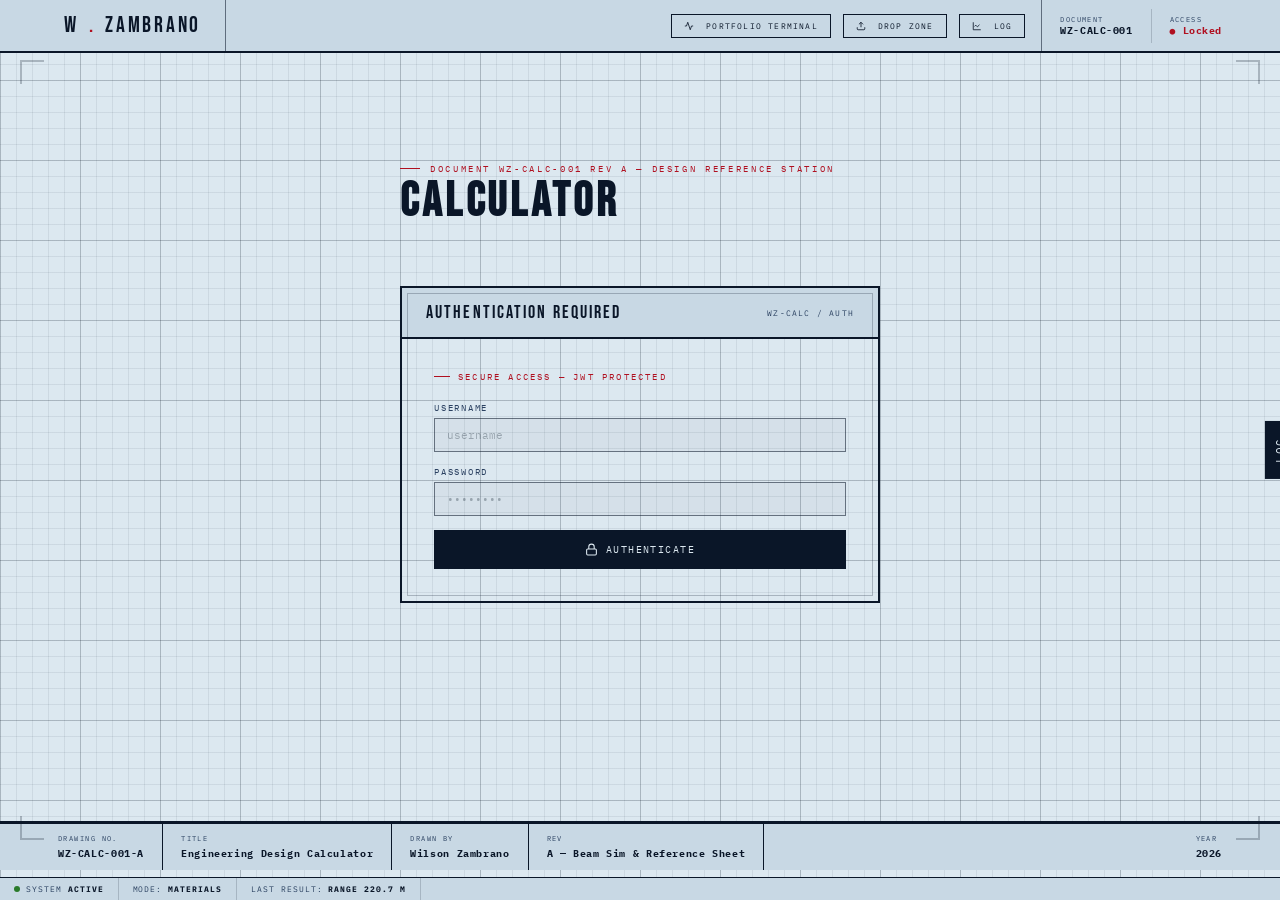
<file: calculator.html>
<!DOCTYPE html>
<html lang="en">
<head>
<meta charset="UTF-8">
<meta name="viewport" content="width=device-width, initial-scale=1.0">
<title>W.Zambrano — Engineering Calculator</title>
<link href="https://fonts.googleapis.com/css2?family=Bebas+Neue&family=IBM+Plex+Mono:ital,wght@0,300;0,400;0,600;0,700;1,400&family=Crimson+Pro:ital,wght@0,400;0,600;1,400&display=swap" rel="stylesheet">
<link href="blueprint.css" rel="stylesheet">
<link href="calculator-additions.css" rel="stylesheet">
</head>
<body>

<div class="reg-mark tl"></div><div class="reg-mark tr"></div><div class="reg-mark bl"></div><div class="reg-mark br"></div>

<header id="header">
  <nav class="nav-inner">
    <div style="display: flex; align-items: center;">
      <a href="index.html" class="nav-brand" title="Return to Portfolio">W<span>.</span>Zambrano</a>
    </div>

    <div style="display: flex; align-items: center; gap: 12px; margin-left: auto; padding-right: 16px; border-right: 1px solid var(--line-bold);">
      <a href="terminal.html" class="btn btn-outline" style="padding: 6px 12px; font-size: 0.5rem; text-decoration: none;">
        <svg width="10" height="10" viewBox="0 0 24 24" fill="none" stroke="currentColor" stroke-width="2" style="display:inline;vertical-align:middle;margin-right:4px;"><polyline points="22 12 18 12 15 21 9 3 6 12 2 12"/></svg>
        <span>Portfolio Terminal</span>
      </a>
      <a href="drop.html" class="btn btn-outline" style="padding: 6px 12px; font-size: 0.5rem; text-decoration: none;">
        <svg width="10" height="10" viewBox="0 0 24 24" fill="none" stroke="currentColor" stroke-width="2" style="display:inline;vertical-align:middle;margin-right:4px;"><path d="M21 15v4a2 2 0 01-2 2H5a2 2 0 01-2-2v-4"/><polyline points="17 8 12 3 7 8"/><line x1="12" y1="3" x2="12" y2="15"/></svg>
        <span>Drop Zone</span>
      </a>
      <button onclick="toggleLog()" class="btn btn-outline" style="padding: 6px 12px; font-size: 0.5rem;">
        <svg width="10" height="10" viewBox="0 0 24 24" fill="none" stroke="currentColor" stroke-width="2" style="display:inline;vertical-align:middle;margin-right:4px;"><path d="M3 3v18h18"/><path d="M18 9l-5 5-4-4-3 3"/></svg>
        <span>Log</span>
      </button>
      <button id="top-logout-btn" onclick="doLogout()" class="btn btn-outline" style="display:none; padding: 6px 12px; font-size: 0.5rem; border-color: var(--red); color: var(--red);">
        <svg width="10" height="10" viewBox="0 0 24 24" fill="none" stroke="currentColor" stroke-width="2" style="display:inline;vertical-align:middle;margin-right:4px;"><path d="M9 21H5a2 2 0 0 1-2-2V5a2 2 0 0 1 2-2h4"/><polyline points="16 17 21 12 16 7"/><line x1="21" y1="12" x2="9" y2="12"/></svg>
        Logout
      </button>
    </div>

    <div class="nav-doc-ref" style="margin-left: 0;">
      <div class="nav-doc-cell" style="border-left: none;"><span class="nav-doc-key">Document</span><span class="nav-doc-val">WZ-CALC-001</span></div>
      <div class="nav-doc-cell"><span class="nav-doc-key">Access</span><span class="nav-doc-val" id="nav-access-val" style="color:var(--red);">● Locked</span></div>
    </div>
  </nav>
</header>

<main>
  <div id="login-screen">
    <div style="margin-bottom:28px; width: 100%; max-width: 480px;">
      <p class="dwg-section-label">Document WZ-CALC-001 Rev A — Design Reference Station</p>
      <h1 class="dwg-title">Calculator</h1>
    </div>
    <div class="login-box-wrapper">
      <div class="login-box">
        <div class="login-header">
          <span class="login-header-title">Authentication Required</span>
          <span class="login-doc-ref">WZ-CALC / AUTH</span>
        </div>
        <div class="login-body">
          <p class="login-eyebrow">Secure Access — JWT Protected</p>
          <div id="login-error">Invalid credentials. Access denied.</div>
          <div class="form-group">
            <label class="form-label">Username</label>
            <input type="text" id="login-username" class="form-input" placeholder="username" autocomplete="username">
          </div>
          <div class="form-group">
            <label class="form-label">Password</label>
            <input type="password" id="login-password" class="form-input" placeholder="••••••••" autocomplete="current-password">
          </div>
          <button class="btn btn-solid btn-full" id="login-btn" onclick="doLogin()">
            <svg width="13" height="13" viewBox="0 0 24 24" fill="none" stroke="currentColor" stroke-width="2"><rect x="3" y="11" width="18" height="11" rx="2"/><path d="M7 11V7a5 5 0 0110 0v4"/></svg> Authenticate
          </button>
        </div>
      </div>
    </div>
  </div>

  <div id="app-screen" style="display:none;">
    <div style="margin-bottom:28px;">
      <p class="dwg-section-label">Document WZ-CALC-001 Rev A — Design Reference Station</p>
      <h1 class="dwg-title">Engineering Calculator</h1>
    </div>

    <!-- GLOBAL SEARCH BAR -->
    <div class="ref-search-container" style="margin-bottom: 24px; display: flex; align-items: center; gap: 12px;">
      <input type="search" id="global-ref-search" placeholder="Search equations across all tabs (e.g., buckling, titanium, 6061, τ)..." class="form-input" style="width: 100%; max-width: 480px; font-family: 'IBM Plex Mono', monospace; font-size: 0.85rem;">
      <span id="search-result-count" class="search-count"></span>
    </div>

    <div class="input-mode-toggle" style="margin-bottom: 24px; flex-wrap: wrap;">
      <button class="mode-btn active" data-tab="materials" onclick="switchTab('materials')">Materials</button>
      <button class="mode-btn" data-tab="beam" onclick="switchTab('beam')">Beam &amp; Statics</button>
      <button class="mode-btn" data-tab="calcs" onclick="switchTab('calcs')">Design Calcs</button>
      <button class="mode-btn" data-tab="machine" onclick="switchTab('machine')">Machine Design</button>
      <span class="tab-divider"></span>
      <button class="mode-btn" data-tab="power" onclick="switchTab('power')">Power Transmission</button>
      <button class="mode-btn" data-tab="dynecon" onclick="switchTab('dynecon')">Dynamics &amp; Econ</button>
      <span class="tab-divider"></span>
      <button class="mode-btn" data-tab="graphs" onclick="switchTab('graphs')">Graphs</button>
      <button class="mode-btn" data-tab="diffeq" onclick="switchTab('diffeq')">Diff Eq / Laplace</button>
      <span class="tab-divider"></span>
      <button class="mode-btn" data-tab="cheat" onclick="switchTab('cheat')">FE Reference</button>
    </div>

    <!-- TAB: MATERIALS -->
    <div class="tab-panel active" id="tab-materials">
      <div class="login-box">
        <div class="login-header">
          <span class="login-header-title">Material Properties Database</span>
          <span class="login-doc-ref">WZ-CALC / MAT</span>
        </div>
        <div class="login-body" style="padding: 0;">
          <table id="materials-table" class="cheat-table">
            <!-- Dynamically populated via JS -->
          </table>
        </div>
      </div>
    </div>

    <!-- TAB: BEAM SIMULATOR & STATICS -->
    <div class="tab-panel" id="tab-beam">
      <div class="login-box">
        <div class="login-header">
          <span class="login-header-title">Beam Deflection Simulator</span>
          <span class="login-doc-ref">WZ-CALC / BEAM</span>
        </div>
        <div class="login-body">
          <div class="field-row">
            <div class="form-group">
              <label class="form-label">Load Case</label>
              <select id="beam-type" class="form-input" onchange="onBeamTypeChange()">
                <option value="cantilever_point">Cantilever — Point Load at End</option>
                <option value="cantilever_udl">Cantilever — Uniform Load</option>
                <option value="ss_point_center">Simply Supported — Point Load at Center</option>
                <option value="ss_point_offset">Simply Supported — Point Load Off-Center</option>
                <option value="ss_udl">Simply Supported — Uniform Load</option>
              </select>
            </div>
            <div class="form-group">
              <label class="form-label">Material</label>
              <select id="beam-material" class="form-input material-dropdown"></select>
            </div>
          </div>

          <div class="field-row">
            <div class="form-group">
              <label class="form-label">Length L (mm)</label>
              <input type="number" id="beam-length" class="form-input" value="500">
            </div>
            <div class="form-group">
              <label class="form-label" id="load-label">Load P (N)</label>
              <input type="number" id="beam-load" class="form-input" value="200">
            </div>
            <div class="form-group" id="position-field" style="display:none;">
              <label class="form-label">Position a (mm from left)</label>
              <input type="number" id="beam-position" class="form-input" value="150">
            </div>
          </div>

          <div class="field-row">
            <div class="form-group">
              <label class="form-label">Cross-Section</label>
              <select id="cross-section" class="form-input" onchange="onSectionChange()">
                <option value="rect">Rectangular</option>
                <option value="circle">Circular (solid)</option>
                <option value="tube">Circular (tube)</option>
                <option value="custom">Custom I</option>
              </select>
            </div>
          </div>

          <div class="field-row" id="section-rect">
            <div class="form-group"><label class="form-label">Width b (mm)</label><input type="number" id="dim-b" class="form-input" value="20"></div>
            <div class="form-group"><label class="form-label">Height h (mm)</label><input type="number" id="dim-h" class="form-input" value="10"></div>
          </div>
          <div class="field-row" id="section-circle" style="display:none;">
            <div class="form-group"><label class="form-label">Diameter d (mm)</label><input type="number" id="dim-d" class="form-input" value="15"></div>
          </div>
          <div class="field-row" id="section-tube" style="display:none;">
            <div class="form-group"><label class="form-label">Outer Ø (mm)</label><input type="number" id="dim-do" class="form-input" value="20"></div>
            <div class="form-group"><label class="form-label">Inner Ø (mm)</label><input type="number" id="dim-di" class="form-input" value="16"></div>
          </div>
          <div class="field-row" id="section-custom" style="display:none;">
            <div class="form-group"><label class="form-label">I (mm⁴)</label><input type="number" id="dim-I" class="form-input" value="1667"></div>
            <div class="form-group"><label class="form-label">c (mm)</label><input type="number" id="dim-c" class="form-input" value="5"></div>
          </div>

          <button class="btn btn-solid" onclick="runBeamSimulation()">Run Simulation</button>

          <div class="spec-block" style="margin-top:16px;">
            <div class="spec-block-header">Deflection Plot — Exaggerated Scale</div>
            <div id="beam-svg-container"></div>
          </div>
          <div class="spec-block" style="margin-top:12px;">
            <div class="spec-block-header">Result</div>
            <div id="beam-result"></div>
          </div>
        </div>
      </div>

      <div class="login-box" style="margin-top:20px;">
        <div class="login-header"><span class="login-header-title">Centroid &amp; Moment of Inertia — Composite Section</span><span class="login-doc-ref">WZ-CALC / STAT</span></div>
        <div class="login-body">
          <div class="eq-display">ȳ = ΣAᵢyᵢ / ΣAᵢ &nbsp;|&nbsp; I = Σ[I_own,ᵢ + Aᵢ(yᵢ−ȳ)²] <span class="eq-sub">parallel-axis theorem, 2 shapes</span></div>

          <p class="cheat-note" style="padding-top:0;">Shape A</p>
          <div class="field-row">
            <div class="form-group"><label class="form-label">Type</label>
              <select id="cenA-type" class="form-input" onchange="onCentroidShapeChange('A')">
                <option value="rect">Rectangle</option>
                <option value="circle">Circle</option>
              </select>
            </div>
            <div class="form-group" id="cenA-rect">
              <label class="form-label">Width b, Height h (mm)</label>
              <div style="display:flex; gap:6px;">
                <input type="number" id="cenA-b" class="form-input" value="60" oninput="calcCentroidMOI()">
                <input type="number" id="cenA-h" class="form-input" value="10" oninput="calcCentroidMOI()">
              </div>
            </div>
            <div class="form-group" id="cenA-circle" style="display:none;"><label class="form-label">Diameter (mm)</label><input type="number" id="cenA-d" class="form-input" value="20" oninput="calcCentroidMOI()"></div>
            <div class="form-group"><label class="form-label">Centroid y (mm)</label><input type="number" id="cenA-y" class="form-input" value="5" oninput="calcCentroidMOI()"></div>
          </div>

          <p class="cheat-note" style="padding-top:0;">Shape B (set Operation to "None" to ignore)</p>
          <div class="field-row">
            <div class="form-group"><label class="form-label">Operation</label>
              <select id="cenB-op" class="form-input" onchange="calcCentroidMOI()">
                <option value="none">None</option>
                <option value="add">Add</option>
                <option value="subtract">Subtract (hole)</option>
              </select>
            </div>
            <div class="form-group"><label class="form-label">Type</label>
              <select id="cenB-type" class="form-input" onchange="onCentroidShapeChange('B')">
                <option value="rect">Rectangle</option>
                <option value="circle">Circle</option>
              </select>
            </div>
            <div class="form-group" id="cenB-rect">
              <label class="form-label">Width b, Height h (mm)</label>
              <div style="display:flex; gap:6px;">
                <input type="number" id="cenB-b" class="form-input" value="10" oninput="calcCentroidMOI()">
                <input type="number" id="cenB-h" class="form-input" value="60" oninput="calcCentroidMOI()">
              </div>
            </div>
            <div class="form-group" id="cenB-circle" style="display:none;"><label class="form-label">Diameter (mm)</label><input type="number" id="cenB-d" class="form-input" value="20" oninput="calcCentroidMOI()"></div>
            <div class="form-group"><label class="form-label">Centroid y (mm)</label><input type="number" id="cenB-y" class="form-input" value="40" oninput="calcCentroidMOI()"></div>
          </div>

          <div class="spec-block" style="margin-top:12px;"><div class="spec-block-header">Result</div><div id="centroid-result"></div></div>
        </div>
      </div>

      <div class="cheat-section" style="margin-top:24px;">
        <p class="cheat-section-title">Statics — Equilibrium &amp; Friction</p>
        <table class="cheat-table">
          <tr><td class="eq">ΣFx = 0, ΣFy = 0, ΣM = 0</td><td>Static equilibrium (2D rigid body)</td><td class="notes"></td></tr>
          <tr><td class="eq">f ≤ μsN</td><td>Max static friction force</td><td class="notes">μs = coefficient of static friction</td></tr>
          <tr><td class="eq">f = μkN</td><td>Kinetic friction force</td><td class="notes">μk &lt; μs typically</td></tr>
          <tr><td class="eq">I = I_c + Ad²</td><td>Parallel axis theorem</td><td class="notes">I_c = centroidal moment of inertia, d = offset distance</td></tr>
          <tr><td class="eq">x̄ = ΣAᵢxᵢ / ΣAᵢ</td><td>Composite centroid (x)</td><td class="notes">same pattern for ȳ</td></tr>
        </table>
      </div>
    </div>

    <!-- TAB: DESIGN CALCS -->
    <div class="tab-panel" id="tab-calcs">
      <div class="login-box" style="margin-bottom:20px;">
        <div class="login-header"><span class="login-header-title">Axial Stress &amp; Factor of Safety</span><span class="login-doc-ref">WZ-CALC / AXL</span></div>
        <div class="login-body">
          <div class="eq-display">σ = F / A</div>
          <div class="field-row">
            <div class="form-group"><label class="form-label">Force F (N)</label><input type="number" id="stress-F" class="form-input" value="5000" oninput="calcStress()"></div>
            <div class="form-group"><label class="form-label">Area A (mm²)</label><input type="number" id="stress-A" class="form-input" value="100" oninput="calcStress()"></div>
            <div class="form-group"><label class="form-label">Material</label><select id="stress-material" class="form-input material-dropdown" onchange="calcStress()"></select></div>
          </div>
          <div class="spec-block" style="margin-top:12px;"><div class="spec-block-header">Result</div><div id="stress-result"></div></div>
        </div>
      </div>

      <div class="login-box" style="margin-bottom:20px;">
        <div class="login-header"><span class="login-header-title">Shaft Torsion</span><span class="login-doc-ref">WZ-CALC / TOR</span></div>
        <div class="login-body">
          <div class="eq-display">τ = Tr / J <span class="eq-sub">θ = TL / GJ &nbsp;|&nbsp; J = πd⁴/32 (solid shaft)</span></div>
          <div class="field-row">
            <div class="form-group"><label class="form-label">Torque T (N·mm)</label><input type="number" id="torsion-T" class="form-input" value="15000" oninput="calcTorsion()"></div>
            <div class="form-group"><label class="form-label">Shaft Ø d (mm)</label><input type="number" id="torsion-d" class="form-input" value="20" oninput="calcTorsion()"></div>
            <div class="form-group"><label class="form-label">Length L (mm)</label><input type="number" id="torsion-L" class="form-input" value="300" oninput="calcTorsion()"></div>
            <div class="form-group"><label class="form-label">Material</label><select id="torsion-material" class="form-input material-dropdown" onchange="calcTorsion()"></select></div>
          </div>
          <div class="spec-block" style="margin-top:12px;"><div class="spec-block-header">Result</div><div id="torsion-result"></div></div>
        </div>
      </div>

      <div class="login-box" style="margin-bottom:20px;">
        <div class="login-header"><span class="login-header-title">Column Buckling (Euler)</span><span class="login-doc-ref">WZ-CALC / BKL</span></div>
        <div class="login-body">
          <div class="eq-display">P_cr = π²EI / (KL)²</div>
          <div class="field-row">
            <div class="form-group"><label class="form-label">Material</label><select id="buckle-material" class="form-input material-dropdown" onchange="calcBuckling()"></select></div>
            <div class="form-group"><label class="form-label">I (mm⁴)</label><input type="number" id="buckle-I" class="form-input" value="8333" oninput="calcBuckling()"></div>
            <div class="form-group"><label class="form-label">Length L (mm)</label><input type="number" id="buckle-L" class="form-input" value="800" oninput="calcBuckling()"></div>
            <div class="form-group"><label class="form-label">End Condition K</label>
              <select id="buckle-K" class="form-input" onchange="calcBuckling()">
                <option value="2">Fixed-Free (K=2)</option>
                <option value="1" selected>Pinned-Pinned (K=1)</option>
                <option value="0.7">Fixed-Pinned (K=0.7)</option>
                <option value="0.5">Fixed-Fixed (K=0.5)</option>
              </select>
            </div>
          </div>
          <div class="spec-block" style="margin-top:12px;"><div class="spec-block-header">Result</div><div id="buckle-result"></div></div>
        </div>
      </div>

      <div class="login-box">
        <div class="login-header"><span class="login-header-title">Helical Spring Rate</span><span class="login-doc-ref">WZ-CALC / SPR</span></div>
        <div class="login-body">
          <div class="eq-display">k = Gd⁴ / 8D³n</div>
          <div class="field-row">
            <div class="form-group"><label class="form-label">Wire Ø d (mm)</label><input type="number" id="spring-d" class="form-input" value="2" oninput="calcSpring()"></div>
            <div class="form-group"><label class="form-label">Coil Ø D (mm)</label><input type="number" id="spring-D" class="form-input" value="18" oninput="calcSpring()"></div>
            <div class="form-group"><label class="form-label">Active Coils n</label><input type="number" id="spring-n" class="form-input" value="10" oninput="calcSpring()"></div>
            <div class="form-group"><label class="form-label">Material</label><select id="spring-material" class="form-input material-dropdown" onchange="calcSpring()"></select></div>
          </div>
          <div class="spec-block" style="margin-top:12px;"><div class="spec-block-header">Result</div><div id="spring-result"></div></div>
        </div>
      </div>

      <div class="login-box" style="margin-top:20px;">
        <div class="login-header"><span class="login-header-title">Press Fit / Interference Fit</span><span class="login-doc-ref">WZ-CALC / FIT</span></div>
        <div class="login-body">
          <div class="eq-display">p = Eδ(b²−R²)(R²−a²) / [2R³(b²−a²)] <span class="eq-sub">same-material shaft &amp; hub</span></div>
          <div class="field-row">
            <div class="form-group"><label class="form-label">Material</label><select id="fit-material" class="form-input material-dropdown" onchange="calcPressFit()"></select></div>
            <div class="form-group"><label class="form-label">Interface Ø, D (mm)</label><input type="number" id="fit-D" class="form-input" value="30" oninput="calcPressFit()"></div>
            <div class="form-group"><label class="form-label">Hub Outer Ø, Do (mm)</label><input type="number" id="fit-Do" class="form-input" value="60" oninput="calcPressFit()"></div>
          </div>
          <div class="field-row">
            <div class="form-group"><label class="form-label">Shaft Bore Ø, Di (0=solid)</label><input type="number" id="fit-Di" class="form-input" value="0" oninput="calcPressFit()"></div>
            <div class="form-group"><label class="form-label">Diametral Interference Δ (mm)</label><input type="number" id="fit-delta" class="form-input" value="0.03" oninput="calcPressFit()"></div>
            <div class="form-group"><label class="form-label">Engagement Length L (mm)</label><input type="number" id="fit-L" class="form-input" value="40" oninput="calcPressFit()"></div>
            <div class="form-group"><label class="form-label">Friction Coeff. μ</label><input type="number" id="fit-mu" class="form-input" value="0.15" oninput="calcPressFit()"></div>
          </div>
          <div class="spec-block" style="margin-top:12px;"><div class="spec-block-header">Result</div><div id="fit-result"></div></div>
        </div>
      </div>
    </div>

    <!-- TAB: GENERAL MACHINE DESIGN -->
    <div class="tab-panel" id="tab-machine">
      <div class="login-box" style="margin-bottom:20px;">
        <div class="login-header"><span class="login-header-title">Fillet Weld Strength</span><span class="login-doc-ref">WZ-CALC / WLD</span></div>
        <div class="login-body">
          <div class="eq-display">τ = P / (0.707 · leg · L) <span class="eq-sub">allowable ≈ 0.3×UTS</span></div>
          <div class="field-row">
            <div class="form-group"><label class="form-label">Applied Load P (N)</label><input type="number" id="weld-P" class="form-input" value="8000" oninput="calcWeld()"></div>
            <div class="form-group"><label class="form-label">Leg Size (mm)</label><input type="number" id="weld-leg" class="form-input" value="6" oninput="calcWeld()"></div>
            <div class="form-group"><label class="form-label">Weld Length (mm)</label><input type="number" id="weld-L" class="form-input" value="80" oninput="calcWeld()"></div>
            <div class="form-group"><label class="form-label">Base Material</label><select id="weld-material" class="form-input material-dropdown" onchange="calcWeld()"></select></div>
          </div>
          <div class="spec-block" style="margin-top:12px;"><div class="spec-block-header">Result</div><div id="weld-result"></div></div>
        </div>
      </div>

      <div class="login-box" style="margin-bottom:20px;">
        <div class="login-header"><span class="login-header-title">Bolted Joint — Circular Bolt Pattern</span><span class="login-doc-ref">WZ-CALC / BLT</span></div>
        <div class="login-body">
          <div class="eq-display">F_max ≈ V/n + M/(nR) <span class="eq-sub">equally-spaced bolts, radius R</span></div>
          <div class="field-row">
            <div class="form-group"><label class="form-label"># Bolts n</label><input type="number" id="bolt-n" class="form-input" value="6" oninput="calcBoltPattern()"></div>
            <div class="form-group"><label class="form-label">Bolt Circle R (mm)</label><input type="number" id="bolt-R" class="form-input" value="50" oninput="calcBoltPattern()"></div>
            <div class="form-group"><label class="form-label">Bolt Ø d (mm)</label><input type="number" id="bolt-d" class="form-input" value="8" oninput="calcBoltPattern()"></div>
          </div>
          <div class="field-row">
            <div class="form-group"><label class="form-label">Direct Shear V (N)</label><input type="number" id="bolt-V" class="form-input" value="3000" oninput="calcBoltPattern()"></div>
            <div class="form-group"><label class="form-label">Moment M (N·mm)</label><input type="number" id="bolt-M" class="form-input" value="150000" oninput="calcBoltPattern()"></div>
            <div class="form-group"><label class="form-label">Bolt Material</label><select id="bolt-material" class="form-input material-dropdown" onchange="calcBoltPattern()"></select></div>
          </div>
          <div class="spec-block" style="margin-top:12px;"><div class="spec-block-header">Result</div><div id="bolt-result"></div></div>
        </div>
      </div>

      <div class="login-box" style="margin-bottom:20px;">
        <div class="login-header"><span class="login-header-title">Key / Keyway — Shear &amp; Bearing</span><span class="login-doc-ref">WZ-CALC / KEY</span></div>
        <div class="login-body">
          <div class="eq-display">τ = 2T / (dwL) <span class="eq-sub">σ_bearing = 4T/(dhL)</span></div>
          <div class="field-row">
            <div class="form-group"><label class="form-label">Torque T (N·mm)</label><input type="number" id="key-T" class="form-input" value="20000" oninput="calcKey()"></div>
            <div class="form-group"><label class="form-label">Shaft Ø d (mm)</label><input type="number" id="key-d" class="form-input" value="25" oninput="calcKey()"></div>
          </div>
          <div class="field-row">
            <div class="form-group"><label class="form-label">Key Width w (mm)</label><input type="number" id="key-w" class="form-input" value="8" oninput="calcKey()"></div>
            <div class="form-group"><label class="form-label">Key Height h (mm)</label><input type="number" id="key-h" class="form-input" value="7" oninput="calcKey()"></div>
            <div class="form-group"><label class="form-label">Key Length L (mm)</label><input type="number" id="key-L" class="form-input" value="30" oninput="calcKey()"></div>
            <div class="form-group"><label class="form-label">Key Material</label><select id="key-material" class="form-input material-dropdown" onchange="calcKey()"></select></div>
          </div>
          <div class="spec-block" style="margin-top:12px;"><div class="spec-block-header">Result</div><div id="key-result"></div></div>
        </div>
      </div>

      <div class="login-box">
        <div class="login-header"><span class="login-header-title">Bearing L10 Life</span><span class="login-doc-ref">WZ-CALC / BRG</span></div>
        <div class="login-body">
          <div class="eq-display">L10 = (C/P)^k <span class="eq-sub">k=3 ball bearings, k=10/3 roller bearings</span></div>
          <div class="field-row">
            <div class="form-group"><label class="form-label">Dynamic Load Rating C (N)</label><input type="number" id="brg-C" class="form-input" value="12500" oninput="calcBearingLife()"></div>
            <div class="form-group"><label class="form-label">Equivalent Load P (N)</label><input type="number" id="brg-P" class="form-input" value="2200" oninput="calcBearingLife()"></div>
            <div class="form-group"><label class="form-label">Type</label>
              <select id="brg-type" class="form-input" onchange="calcBearingLife()">
                <option value="3">Ball (k=3)</option>
                <option value="3.333">Roller (k=10/3)</option>
              </select>
            </div>
            <div class="form-group"><label class="form-label">Speed (RPM)</label><input type="number" id="brg-rpm" class="form-input" value="1750" oninput="calcBearingLife()"></div>
          </div>
          <div class="spec-block" style="margin-top:12px;"><div class="spec-block-header">Result</div><div id="brg-result"></div></div>
        </div>
      </div>

      <div class="cheat-section" style="margin-top:24px;">
        <p class="cheat-section-title">ISO Preferred Fits — Quick Reference</p>
        <table class="cheat-table">
          <tr><td class="eq">H7/g6</td><td>Clearance — sliding fit</td><td class="notes">precision spindles, sliding parts</td></tr>
          <tr><td class="eq">H7/h6</td><td>Clearance — locational</td><td class="notes">easy assembly/disassembly, located by other means</td></tr>
          <tr><td class="eq">H7/k6</td><td>Transition — light press</td><td class="notes">accurate location, hand or mallet assembly</td></tr>
          <tr><td class="eq">H7/n6</td><td>Transition — tight</td><td class="notes">more rigid location, press or heavy mallet</td></tr>
          <tr><td class="eq">H7/p6</td><td>Interference — light press fit</td><td class="notes">permanent/semi-permanent, press or thermal assembly</td></tr>
          <tr><td class="eq">H7/s6</td><td>Interference — medium drive fit</td><td class="notes">shrink fits on ferrous parts, arbor press</td></tr>
        </table>
        <p class="cheat-note">Values shown are ISO 286 preferred fit classes (hole basis). Exact tolerance bands (µm) depend on nominal size — consult ISO 286 tables for the specific diameter.</p>
      </div>
    </div>

    <!-- TAB: POWER TRANSMISSION -->
    <div class="tab-panel" id="tab-power">
      <div class="login-box">
        <div class="login-header"><span class="login-header-title">Gear / Pulley Train</span><span class="login-doc-ref">WZ-CALC / PWR</span></div>
        <div class="login-body">
          <div class="eq-display">ω₁N₁ = ω₂N₂ &nbsp;|&nbsp; T₂ = T₁(N₂/N₁)η <span class="eq-sub">gears use teeth N, pulleys use Ø</span></div>
          <div class="field-row">
            <div class="form-group">
              <label class="form-label">Type</label>
              <select id="pt-mode" class="form-input" onchange="onPTModeChange(); calcPowerTransmission();">
                <option value="gear">Gear Train (tooth count)</option>
                <option value="pulley">Pulley / Belt (diameter)</option>
              </select>
            </div>
            <div class="form-group"><label class="form-label">Efficiency (%)</label><input type="number" id="pt-eff" class="form-input" value="95" oninput="calcPowerTransmission()"></div>
          </div>
          <div class="field-row" id="pt-gear-fields">
            <div class="form-group"><label class="form-label">Input Teeth N₁</label><input type="number" id="pt-n-in" class="form-input" value="20" oninput="calcPowerTransmission()"></div>
            <div class="form-group"><label class="form-label">Output Teeth N₂</label><input type="number" id="pt-n-out" class="form-input" value="60" oninput="calcPowerTransmission()"></div>
          </div>
          <div class="field-row" id="pt-pulley-fields" style="display:none;">
            <div class="form-group"><label class="form-label">Input Pulley Ø (mm)</label><input type="number" id="pt-d-in" class="form-input" value="50" oninput="calcPowerTransmission()"></div>
            <div class="form-group"><label class="form-label">Output Pulley Ø (mm)</label><input type="number" id="pt-d-out" class="form-input" value="150" oninput="calcPowerTransmission()"></div>
          </div>
          <div class="field-row">
            <div class="form-group"><label class="form-label">Input Speed (RPM)</label><input type="number" id="pt-rpm-in" class="form-input" value="1750" oninput="calcPowerTransmission()"></div>
            <div class="form-group"><label class="form-label">Input Torque (N·m)</label><input type="number" id="pt-torque-in" class="form-input" value="2.5" oninput="calcPowerTransmission()"></div>
          </div>
          <div class="spec-block" style="margin-top:12px;"><div class="spec-block-header">Result</div><div id="pt-result"></div></div>
        </div>
      </div>
    </div>

    <!-- TAB: DYNAMICS & ECON -->
    <div class="tab-panel" id="tab-dynecon">
      <div class="login-box" style="margin-bottom:20px;">
        <div class="login-header"><span class="login-header-title">Projectile Motion</span><span class="login-doc-ref">WZ-CALC / KIN</span></div>
        <div class="login-body">
          <div class="eq-display">t = [v0sinθ + √((v0sinθ)² + 2gy0)] / g <span class="eq-sub">range = vx·t &nbsp;|&nbsp; h_max = y0 + (v0sinθ)²/2g</span></div>
          <div class="field-row">
            <div class="form-group"><label class="form-label">Initial Speed v0 (m/s)</label><input type="number" id="proj-v0" class="form-input" value="50" oninput="calcProjectile()"></div>
            <div class="form-group"><label class="form-label">Launch Angle θ (°)</label><input type="number" id="proj-theta" class="form-input" value="60" oninput="calcProjectile()"></div>
            <div class="form-group"><label class="form-label">Initial Height y0 (m)</label><input type="number" id="proj-y0" class="form-input" value="0" oninput="calcProjectile()"></div>
            <div class="form-group"><label class="form-label">g (m/s²)</label><input type="number" id="proj-g" class="form-input" value="9.81" oninput="calcProjectile()"></div>
          </div>
          <div class="spec-block" style="margin-top:12px;"><div class="spec-block-header">Result</div><div id="proj-result"></div></div>
        </div>
      </div>

      <div class="login-box">
        <div class="login-header"><span class="login-header-title">Engineering Economics — Time Value of Money</span><span class="login-doc-ref">WZ-CALC / ECON</span></div>
        <div class="login-body">
          <div class="eq-display" id="econ-eq-display">F = P(1+i)ⁿ</div>
          <div class="field-row">
            <div class="form-group"><label class="form-label">Find</label>
              <select id="econ-mode" class="form-input" onchange="onEconModeChange()">
                <option value="F_from_P">F, given P (single payment)</option>
                <option value="P_from_F">P, given F (single payment)</option>
                <option value="F_from_A">F, given A (uniform series)</option>
                <option value="A_from_F">A, given F (sinking fund)</option>
                <option value="P_from_A">P, given A (uniform series)</option>
                <option value="A_from_P">A, given P (capital recovery)</option>
              </select>
            </div>
            <div class="form-group"><label class="form-label" id="econ-known-label">Known Value P</label><input type="number" id="econ-known" class="form-input" value="10000" oninput="calcEngEcon()"></div>
            <div class="form-group"><label class="form-label">Interest Rate i (%/period)</label><input type="number" id="econ-i" class="form-input" value="6" oninput="calcEngEcon()"></div>
            <div class="form-group"><label class="form-label">Periods n</label><input type="number" id="econ-n" class="form-input" value="10" oninput="calcEngEcon()"></div>
          </div>
          <div class="spec-block" style="margin-top:12px;"><div class="spec-block-header">Result</div><div id="econ-result"></div></div>
        </div>
      </div>
    </div>

    <!-- TAB: GRAPHS -->
    <div class="tab-panel" id="tab-graphs">
      <div class="login-box">
        <div class="login-header"><span class="login-header-title">Graphs &amp; Diagrams</span><span class="login-doc-ref">WZ-CALC / GRPH</span></div>
        <div class="login-body">
          <div class="field-row">
            <div class="form-group">
              <label class="form-label">Graph Type</label>
              <select id="graph-type" class="form-input" onchange="onGraphTypeChange()">
                <option value="mohr">Mohr's Circle — Principal Stresses</option>
                <option value="stress_strain">Stress-Strain Curve</option>
                <option value="hardening">Steel Hardening Sequence (schematic)</option>
                <option value="motor">Motor Torque–Speed Curve</option>
                <option value="fatigue">Fatigue (S-N) Curve — Estimate</option>
              </select>
            </div>
          </div>

          <div class="field-row" id="graph-fields-mohr">
            <div class="form-group"><label class="form-label">σx (MPa)</label><input type="number" id="mohr-sx" class="form-input" value="80" oninput="drawGraph()"></div>
            <div class="form-group"><label class="form-label">σy (MPa)</label><input type="number" id="mohr-sy" class="form-input" value="20" oninput="drawGraph()"></div>
            <div class="form-group"><label class="form-label">τxy (MPa)</label><input type="number" id="mohr-txy" class="form-input" value="30" oninput="drawGraph()"></div>
          </div>

          <div class="field-row" id="graph-fields-stress_strain" style="display:none;">
            <div class="form-group">
              <label class="form-label">Material(s) — ⌘/Ctrl-click to compare up to 4</label>
              <select id="ss-material" class="form-input material-dropdown" multiple size="4" onchange="drawGraph()"></select>
            </div>
            <div class="form-group"><label class="form-label">Strain at UTS (%)</label><input type="number" id="ss-eps-uts" class="form-input" value="12" oninput="drawGraph()"></div>
            <div class="form-group"><label class="form-label">Fracture Strain (%)</label><input type="number" id="ss-eps-f" class="form-input" value="20" oninput="drawGraph()"></div>
          </div>

          <div class="field-row" id="graph-fields-hardening" style="display:none;">
            <div class="form-group"><label class="form-label">Austenitizing Temp (°C)</label><input type="number" id="hard-aust" class="form-input" value="850" oninput="drawGraph()"></div>
            <div class="form-group"><label class="form-label">Quench Temp (°C)</label><input type="number" id="hard-quench" class="form-input" value="25" oninput="drawGraph()"></div>
            <div class="form-group"><label class="form-label">Temper Temp (°C)</label><input type="number" id="hard-temper" class="form-input" value="400" oninput="drawGraph()"></div>
          </div>

          <div class="field-row" id="graph-fields-motor" style="display:none;">
            <div class="form-group"><label class="form-label">Stall Torque (N·m)</label><input type="number" id="motor-tstall" class="form-input" value="5" oninput="drawGraph()"></div>
            <div class="form-group"><label class="form-label">No-Load Speed (RPM)</label><input type="number" id="motor-rpm" class="form-input" value="4000" oninput="drawGraph()"></div>
          </div>

          <div class="field-row" id="graph-fields-fatigue" style="display:none;">
            <div class="form-group">
              <label class="form-label">Material(s) — ⌘/Ctrl-click to compare up to 4</label>
              <select id="fatigue-material" class="form-input material-dropdown" multiple size="4" onchange="drawGraph()"></select>
            </div>
          </div>

          <button class="btn btn-solid" onclick="drawGraph()">Draw Graph</button>

          <div class="spec-block" style="margin-top:16px;">
            <div class="spec-block-header" id="graph-title">Plot</div>
            <div id="graph-svg-container"></div>
          </div>
          <div class="spec-block" style="margin-top:12px;"><div class="spec-block-header">Result</div><div id="graph-result"></div></div>
        </div>
      </div>
    </div>

    <!-- TAB: DIFF EQ / LAPLACE -->
    <div class="tab-panel" id="tab-diffeq">
      <div class="cheat-section">
        <p class="cheat-section-title">Laplace Transform Pairs</p>
        <table class="cheat-table">
          <tr><td class="eq">1</td><td>1/s</td><td class="notes">s &gt; 0</td></tr>
          <tr><td class="eq">t</td><td>1/s²</td><td class="notes"></td></tr>
          <tr><td class="eq">tⁿ</td><td>n!/s^(n+1)</td><td class="notes"></td></tr>
          <tr><td class="eq">e^(at)</td><td>1/(s−a)</td><td class="notes"></td></tr>
          <tr><td class="eq">sin(ωt)</td><td>ω/(s²+ω²)</td><td class="notes"></td></tr>
          <tr><td class="eq">cos(ωt)</td><td>s/(s²+ω²)</td><td class="notes"></td></tr>
          <tr><td class="eq">e^(at)sin(ωt)</td><td>ω/((s−a)²+ω²)</td><td class="notes"></td></tr>
          <tr><td class="eq">e^(at)cos(ωt)</td><td>(s−a)/((s−a)²+ω²)</td><td class="notes"></td></tr>
          <tr><td class="eq">u(t−a)</td><td>e^(−as)/s</td><td class="notes">unit step</td></tr>
          <tr><td class="eq">δ(t−a)</td><td>e^(−as)</td><td class="notes">unit impulse</td></tr>
        </table>
      </div>
      <div class="cheat-section">
        <p class="cheat-section-title">Properties</p>
        <table class="cheat-table">
          <tr><td class="eq">L{f'(t)}</td><td>sF(s) − f(0)</td><td class="notes"></td></tr>
          <tr><td class="eq">L{f''(t)}</td><td>s²F(s) − sf(0) − f'(0)</td><td class="notes"></td></tr>
          <tr><td class="eq">L{e^(at)f(t)}</td><td>F(s−a)</td><td class="notes">s-shift</td></tr>
          <tr><td class="eq">L{f(t−a)u(t−a)}</td><td>e^(−as)F(s)</td><td class="notes">time shift</td></tr>
          <tr><td class="eq">L{f*g}</td><td>F(s)·G(s)</td><td class="notes">convolution</td></tr>
          <tr><td class="eq">lim(t→0) f(t)</td><td>lim(s→∞) sF(s)</td><td class="notes">initial value theorem</td></tr>
          <tr><td class="eq">lim(t→∞) f(t)</td><td>lim(s→0) sF(s)</td><td class="notes">final value theorem — poles in LHP only</td></tr>
        </table>
      </div>
      <p class="cheat-note"><strong>Does Laplace solve every ODE?</strong> No — it only linearizes linear terms (d/dt → multiplication by s). Nonlinear terms (y², sin y, …) don't reduce to algebra, so it can't handle general nonlinear ODEs. Use it for linear, constant-coefficient equations; use numerical integration otherwise.</p>

      <div class="login-box" style="margin-top:12px;">
        <div class="login-header"><span class="login-header-title">Linear 2nd-Order ODE Solver</span><span class="login-doc-ref">WZ-CALC / ODE-1</span></div>
        <div class="login-body">
          <p class="cheat-note" style="padding-top:0;">a·y″ + b·y′ + c·y = 0, &nbsp; y(0) = y₀, &nbsp; y′(0) = v₀ — closed-form via characteristic equation.</p>
          <div class="field-row">
            <div class="form-group"><label class="form-label">a</label><input type="number" id="ode1-a" class="form-input" value="1"></div>
            <div class="form-group"><label class="form-label">b</label><input type="number" id="ode1-b" class="form-input" value="3"></div>
            <div class="form-group"><label class="form-label">c</label><input type="number" id="ode1-c" class="form-input" value="2"></div>
          </div>
          <div class="field-row">
            <div class="form-group"><label class="form-label">y(0)</label><input type="number" id="ode1-y0" class="form-input" value="1"></div>
            <div class="form-group"><label class="form-label">y'(0)</label><input type="number" id="ode1-v0" class="form-input" value="0"></div>
            <div class="form-group"><label class="form-label">t max</label><input type="number" id="ode1-tmax" class="form-input" value="5"></div>
          </div>
          <button class="btn btn-solid" onclick="solveLinearODE2()">Solve</button>
          <div class="spec-block" style="margin-top:12px;"><div class="spec-block-header">Solution</div><div id="ode1-result"></div></div>
          <div id="ode1-svg-container" style="margin-top:12px;"></div>
        </div>
      </div>

      <div class="login-box" style="margin-top:20px;">
        <div class="login-header"><span class="login-header-title">First-Order ODE Solver (Numeric, RK4)</span><span class="login-doc-ref">WZ-CALC / ODE-2</span></div>
        <div class="login-body">
          <p class="cheat-note" style="padding-top:0;">dy/dx = f(x, y) — handles linear <em>or</em> nonlinear f. Syntax: + − * / ^, sin, cos, exp, sqrt — e.g. <code>y - x*x + 1</code></p>
          <div class="field-row">
            <div class="form-group" style="flex:2;"><label class="form-label">f(x, y) =</label><input type="text" id="ode2-fn" class="form-input" value="y - x*x + 1"></div>
          </div>
          <div class="field-row">
            <div class="form-group"><label class="form-label">x₀</label><input type="number" id="ode2-x0" class="form-input" value="0"></div>
            <div class="form-group"><label class="form-label">y(x₀)</label><input type="number" id="ode2-y0" class="form-input" value="0.5"></div>
            <div class="form-group"><label class="form-label">x final</label><input type="number" id="ode2-xf" class="form-input" value="4"></div>
            <div class="form-group"><label class="form-label">Steps</label><input type="number" id="ode2-steps" class="form-input" value="80"></div>
          </div>
          <button class="btn btn-solid" onclick="solveODENumeric()">Solve</button>
          <div class="spec-block" style="margin-top:12px;"><div class="spec-block-header">Result</div><div id="ode2-result"></div></div>
          <div id="ode2-svg-container" style="margin-top:12px;"></div>
        </div>
      </div>
    </div>

    <!-- TAB: CHEAT SHEET -->
    <div class="tab-panel" id="tab-cheat">

      <div class="cheat-section">
        <p class="cheat-section-title">Stress &amp; Strain</p>
        <table class="cheat-table">
          <tr><td class="eq">σ = F / A</td><td>Normal (axial) stress</td><td class="notes">A = cross-sectional area</td></tr>
          <tr><td class="eq">ε = δ / L</td><td>Normal strain</td><td class="notes">δ = elongation, L = original length</td></tr>
          <tr><td class="eq">σ = Eε</td><td>Hooke's Law (elastic region)</td><td class="notes">valid below yield</td></tr>
          <tr><td class="eq">τ = F / A</td><td>Shear stress</td><td class="notes">A = shear area</td></tr>
          <tr><td class="eq">G = E / [2(1+ν)]</td><td>Shear modulus from E, ν</td><td class="notes">ν = Poisson's ratio</td></tr>
          <tr><td class="eq">FoS = σ_yield / σ_applied</td><td>Factor of safety</td><td class="notes">use UTS instead of σ_yield for brittle materials</td></tr>
          <tr><td class="eq">δ = αLΔT</td><td>Thermal expansion</td><td class="notes">α = coefficient of thermal expansion</td></tr>
        </table>
      </div>

      <div class="cheat-section">
        <p class="cheat-section-title">Bending &amp; Beams</p>
        <table class="cheat-table">
          <tr><td class="eq">σ = Mc / I</td><td>Bending stress</td><td class="notes">c = distance to outer fiber</td></tr>
          <tr><td class="eq">I_rect = bh³/12</td><td>Rectangular section</td><td class="notes">about centroidal axis</td></tr>
          <tr><td class="eq">I_circle = πd⁴/64</td><td>Solid circular section</td><td class="notes"></td></tr>
          <tr><td class="eq">I_tube = π(d_o⁴−d_i⁴)/64</td><td>Hollow circular section</td><td class="notes"></td></tr>
          <tr><td class="eq">y_max = PL³/3EI</td><td>Cantilever, point load @ end</td><td class="notes">M_max = PL at wall</td></tr>
          <tr><td class="eq">y_max = wL⁴/8EI</td><td>Cantilever, UDL</td><td class="notes">M_max = wL²/2 at wall</td></tr>
          <tr><td class="eq">y_max = PL³/48EI</td><td>Simply supported, center load</td><td class="notes">M_max = PL/4 at center</td></tr>
          <tr><td class="eq">y_max = 5wL⁴/384EI</td><td>Simply supported, UDL</td><td class="notes">M_max = wL²/8 at center</td></tr>
          <tr><td class="eq">M_max = Pab/L</td><td>Simply supported, offset point load</td><td class="notes">a,b = distances from each support</td></tr>
        </table>
      </div>

      <div class="cheat-section">
        <p class="cheat-section-title">Torsion</p>
        <table class="cheat-table">
          <tr><td class="eq">τ = Tr / J</td><td>Shear stress in circular shaft</td><td class="notes">r = radius to point of interest</td></tr>
          <tr><td class="eq">θ = TL / GJ</td><td>Angle of twist</td><td class="notes">θ in radians</td></tr>
          <tr><td class="eq">J_solid = πd⁴/32</td><td>Polar moment, solid shaft</td><td class="notes"></td></tr>
          <tr><td class="eq">J_tube = π(d_o⁴−d_i⁴)/32</td><td>Polar moment, hollow shaft</td><td class="notes"></td></tr>
          <tr><td class="eq">P = Tω</td><td>Power transmitted</td><td class="notes">ω in rad/s, P in Watts</td></tr>
        </table>
      </div>

      <div class="cheat-section">
        <p class="cheat-section-title">Columns &amp; Buckling</p>
        <table class="cheat-table">
          <tr><td class="eq">P_cr = π²EI / (KL)²</td><td>Euler critical buckling load</td><td class="notes">K: 2 (fixed-free), 1 (pinned-pinned), 0.7 (fixed-pinned), 0.5 (fixed-fixed)</td></tr>
          <tr><td class="eq">σ_cr = π²E / (KL/r)²</td><td>Critical stress</td><td class="notes">r = radius of gyration = √(I/A)</td></tr>
        </table>
      </div>

      <div class="cheat-section">
        <p class="cheat-section-title">Pressure Vessels &amp; Fasteners</p>
        <table class="cheat-table">
          <tr><td class="eq">σ_hoop = Pr / t</td><td>Thin-wall hoop stress</td><td class="notes">valid for t &lt; r/10</td></tr>
          <tr><td class="eq">σ_long = Pr / 2t</td><td>Thin-wall longitudinal stress</td><td class="notes"></td></tr>
          <tr><td class="eq">T = KDF</td><td>Bolt torque-tension</td><td class="notes">K ≈ 0.2 (dry steel), D = nominal diameter, F = preload</td></tr>
        </table>
      </div>

      <div class="cheat-section">
        <p class="cheat-section-title">Springs &amp; Dynamics</p>
        <table class="cheat-table">
          <tr><td class="eq">k = Gd⁴ / 8D³n</td><td>Helical compression spring rate</td><td class="notes">D = mean coil diameter, n = active coils</td></tr>
          <tr><td class="eq">f_n = (1/2π)√(k/m)</td><td>Natural frequency, spring-mass</td><td class="notes">f_n in Hz</td></tr>
          <tr><td class="eq">N₁ω₁ = N₂ω₂</td><td>Gear ratio</td><td class="notes">N = teeth count, ω = angular speed</td></tr>
        </table>
      </div>

      <div class="cheat-section">
        <p class="cheat-section-title">Fluids</p>
        <table class="cheat-table">
          <tr><td class="eq">Re = ρvD / μ</td><td>Reynolds number</td><td class="notes">Re &lt; 2300 laminar (pipe flow)</td></tr>
          <tr><td class="eq">ΔP = f(L/D)(ρv²/2)</td><td>Darcy-Weisbach pressure drop</td><td class="notes">f = friction factor</td></tr>
        </table>
      </div>

      <div class="cheat-section">
        <p class="cheat-section-title">Basic Electrical</p>
        <table class="cheat-table">
          <tr><td class="eq">V = IR</td><td>Ohm's Law</td><td class="notes">V = volts, I = amps, R = ohms</td></tr>
          <tr><td class="eq">P = VI = I²R = V²/R</td><td>Electrical power</td><td class="notes">P in watts</td></tr>
          <tr><td class="eq">R_series = R₁+R₂+...</td><td>Series resistance</td><td class="notes"></td></tr>
          <tr><td class="eq">1/R_parallel = Σ(1/Rᵢ)</td><td>Parallel resistance</td><td class="notes"></td></tr>
          <tr><td class="eq">E = ½CV²</td><td>Energy stored in a capacitor</td><td class="notes">C in farads</td></tr>
          <tr><td class="eq">τ = RC</td><td>RC time constant</td><td class="notes">time to ~63% charge/discharge</td></tr>
          <tr><td class="eq">T_motor = kₜ·I</td><td>DC motor torque</td><td class="notes">kₜ = torque constant</td></tr>
        </table>
      </div>

      <div class="cheat-section">
        <p class="cheat-section-title">Fasteners — Metric Thread Reference</p>
        <table class="cheat-table">
          <tr><td class="eq">M3 × 0.5</td><td>Tap drill Ø 2.5 mm</td><td class="notes">clearance drill Ø 3.4 mm</td></tr>
          <tr><td class="eq">M4 × 0.7</td><td>Tap drill Ø 3.3 mm</td><td class="notes">clearance drill Ø 4.5 mm</td></tr>
          <tr><td class="eq">M5 × 0.8</td><td>Tap drill Ø 4.2 mm</td><td class="notes">clearance drill Ø 5.5 mm</td></tr>
          <tr><td class="eq">M6 × 1.0</td><td>Tap drill Ø 5.0 mm</td><td class="notes">clearance drill Ø 6.6 mm</td></tr>
          <tr><td class="eq">M8 × 1.25</td><td>Tap drill Ø 6.8 mm</td><td class="notes">clearance drill Ø 9.0 mm</td></tr>
          <tr><td class="eq">M10 × 1.5</td><td>Tap drill Ø 8.5 mm</td><td class="notes">clearance drill Ø 11.0 mm</td></tr>
          <tr><td class="eq">M12 × 1.75</td><td>Tap drill Ø 10.2 mm</td><td class="notes">clearance drill Ø 13.5 mm</td></tr>
        </table>
        <p class="cheat-note">Tap drill ≈ major Ø − pitch. Rule of thumb for ~75% thread engagement, adequate for most non-critical joints.</p>
      </div>

      <div class="cheat-section">
        <p class="cheat-section-title">Recommended Factors of Safety</p>
        <table class="cheat-table">
          <tr><td class="eq">1.25 – 1.5</td><td>Static load, ductile material, load well known</td><td class="notes">high-confidence analysis</td></tr>
          <tr><td class="eq">1.5 – 2.0</td><td>Static load, ductile material, typical design</td><td class="notes">general machine parts</td></tr>
          <tr><td class="eq">2.0 – 2.5</td><td>Static load, brittle material</td><td class="notes">or uncertain loading</td></tr>
          <tr><td class="eq">2.5 – 4.0</td><td>Dynamic/repeated loading</td><td class="notes">fatigue-prone joints</td></tr>
          <tr><td class="eq">4.0 +</td><td>Shock or impact loading</td><td class="notes">or high consequence of failure</td></tr>
        </table>
      </div>

      <div class="cheat-section">
        <p class="cheat-section-title">GD&amp;T Quick Reference</p>
        <table class="cheat-table">
          <tr><td class="eq">⏤ Straightness</td><td>Form</td><td class="notes">no datum required</td></tr>
          <tr><td class="eq">⏥ Flatness</td><td>Form</td><td class="notes">no datum required</td></tr>
          <tr><td class="eq">○ Circularity</td><td>Form</td><td class="notes">no datum required</td></tr>
          <tr><td class="eq">⌭ Cylindricity</td><td>Form</td><td class="notes">no datum required</td></tr>
          <tr><td class="eq">∥ Parallelism</td><td>Orientation</td><td class="notes">references a datum</td></tr>
          <tr><td class="eq">⊥ Perpendicularity</td><td>Orientation</td><td class="notes">references a datum</td></tr>
          <tr><td class="eq">∠ Angularity</td><td>Orientation</td><td class="notes">references a datum</td></tr>
          <tr><td class="eq">⌖ Position</td><td>Location</td><td class="notes">true position of a feature</td></tr>
          <tr><td class="eq">◎ Concentricity</td><td>Location</td><td class="notes">rarely used — position preferred</td></tr>
          <tr><td class="eq">⌰ Runout</td><td>Runout</td><td class="notes">circular or total</td></tr>
        </table>
      </div>

      <div class="cheat-section">
        <p class="cheat-section-title">Unit Conversions</p>
        <table class="cheat-table">
          <tr><td class="eq">1 in = 25.4 mm</td><td>Length</td><td class="notes"></td></tr>
          <tr><td class="eq">1 lbf = 4.448 N</td><td>Force</td><td class="notes"></td></tr>
          <tr><td class="eq">1 psi = 6.895 kPa</td><td>Pressure / stress</td><td class="notes">1 ksi = 6.895 MPa</td></tr>
          <tr><td class="eq">1 lbf·in = 0.113 N·m</td><td>Torque / moment</td><td class="notes">1 lbf·ft = 1.356 N·m</td></tr>
          <tr><td class="eq">1 hp = 745.7 W</td><td>Power</td><td class="notes"></td></tr>
          <tr><td class="eq">1 BTU = 1055 J</td><td>Energy</td><td class="notes"></td></tr>
          <tr><td class="eq">°F = °C × 9/5 + 32</td><td>Temperature</td><td class="notes"></td></tr>
        </table>
      </div>

      <p class="cheat-note" style="border-top:1px solid var(--line-bold); padding-top:16px; margin-top:8px;">Remaining FE knowledge areas — Mechanics of Materials, Machine Design, and Diff Eq have their own tabs.</p>

      <div class="cheat-section">
        <p class="cheat-section-title">Dynamics, Kinematics &amp; Vibrations</p>
        <table class="cheat-table">
          <tr><td class="eq">v = v0 + at</td><td>Velocity, constant acceleration</td><td class="notes"></td></tr>
          <tr><td class="eq">x = x0 + v0t + ½at²</td><td>Position, constant acceleration</td><td class="notes"></td></tr>
          <tr><td class="eq">v² = v0² + 2aΔx</td><td>Velocity-displacement (no time)</td><td class="notes"></td></tr>
          <tr><td class="eq">F = ma</td><td>Newton's 2nd Law</td><td class="notes"></td></tr>
          <tr><td class="eq">a_c = v²/r = ω²r</td><td>Centripetal acceleration</td><td class="notes"></td></tr>
          <tr><td class="eq">W = F·d, KE = ½mv², PE = mgh</td><td>Work &amp; energy</td><td class="notes">work-energy theorem: W_net = ΔKE</td></tr>
          <tr><td class="eq">J = FΔt = Δ(mv)</td><td>Impulse-momentum</td><td class="notes"></td></tr>
          <tr><td class="eq">ωn = √(k/m)</td><td>Natural frequency, undamped</td><td class="notes"></td></tr>
          <tr><td class="eq">ζ = c / (2√(mk))</td><td>Damping ratio</td><td class="notes">ζ&lt;1 underdamped, ζ=1 critical, ζ&gt;1 overdamped</td></tr>
          <tr><td class="eq">ωd = ωn√(1−ζ²)</td><td>Damped natural frequency</td><td class="notes"></td></tr>
        </table>
      </div>

      <div class="cheat-section">
        <p class="cheat-section-title">Thermodynamics</p>
        <table class="cheat-table">
          <tr><td class="eq">PV = nRT</td><td>Ideal gas law</td><td class="notes">R = 8.314 J/(mol·K)</td></tr>
          <tr><td class="eq">ΔU = Q − W</td><td>First Law of Thermodynamics</td><td class="notes">closed system</td></tr>
          <tr><td class="eq">Q = mcΔT</td><td>Sensible heat</td><td class="notes">c = specific heat</td></tr>
          <tr><td class="eq">η_Carnot = 1 − Tc/Th</td><td>Carnot (max) efficiency</td><td class="notes">T in absolute units (K)</td></tr>
          <tr><td class="eq">COP = Q/W</td><td>Coefficient of performance</td><td class="notes">refrigeration/heat pump cycles</td></tr>
          <tr><td class="eq">ΔS ≥ 0</td><td>Second Law — entropy of isolated system</td><td class="notes">never decreases</td></tr>
        </table>
      </div>

      <div class="cheat-section">
        <p class="cheat-section-title">Fluid Mechanics — Statics &amp; Bernoulli</p>
        <table class="cheat-table">
          <tr><td class="eq">P = ρgh</td><td>Hydrostatic pressure</td><td class="notes">h = depth below free surface</td></tr>
          <tr><td class="eq">F_b = ρ_fluid·g·V_displaced</td><td>Buoyancy (Archimedes)</td><td class="notes"></td></tr>
          <tr><td class="eq">A1v1 = A2v2</td><td>Continuity (incompressible)</td><td class="notes"></td></tr>
          <tr><td class="eq">P/ρg + v²/2g + z = const</td><td>Bernoulli's equation</td><td class="notes">along a streamline, no losses</td></tr>
          <tr><td class="eq">Q = Av</td><td>Volumetric flow rate</td><td class="notes"></td></tr>
        </table>
      </div>

      <div class="cheat-section">
        <p class="cheat-section-title">Heat Transfer</p>
        <table class="cheat-table">
          <tr><td class="eq">q = −kA(dT/dx)</td><td>Conduction (Fourier's Law)</td><td class="notes">k = thermal conductivity</td></tr>
          <tr><td class="eq">q = hAΔT</td><td>Convection (Newton's Law of Cooling)</td><td class="notes">h = convection coefficient</td></tr>
          <tr><td class="eq">q = εσAT⁴</td><td>Radiation (Stefan-Boltzmann)</td><td class="notes">σ = 5.67×10⁻⁸ W/(m²K⁴)</td></tr>
          <tr><td class="eq">R_th = L/(kA) or 1/(hA)</td><td>Thermal resistance</td><td class="notes">series resistances add, like electrical R</td></tr>
        </table>
      </div>

      <div class="cheat-section">
        <p class="cheat-section-title">Probability &amp; Statistics</p>
        <table class="cheat-table">
          <tr><td class="eq">x̄ = Σxᵢ / n</td><td>Sample mean</td><td class="notes"></td></tr>
          <tr><td class="eq">s² = Σ(xᵢ−x̄)² / (n−1)</td><td>Sample variance</td><td class="notes">s = standard deviation</td></tr>
          <tr><td class="eq">z = (x−μ) / σ</td><td>Standard normal variable</td><td class="notes"></td></tr>
          <tr><td class="eq">E(X) = Σxᵢ·P(xᵢ)</td><td>Expected value</td><td class="notes"></td></tr>
          <tr><td class="eq">P(A∩B) = P(A)·P(B)</td><td>Independent events</td><td class="notes"></td></tr>
        </table>
      </div>

      <div class="cheat-section">
        <p class="cheat-section-title">Engineering Economics — Factor Notation</p>
        <table class="cheat-table">
          <tr><td class="eq">(F/P, i, n) = (1+i)ⁿ</td><td>Single payment compound amount</td><td class="notes">find F given P</td></tr>
          <tr><td class="eq">(P/F, i, n) = 1/(1+i)ⁿ</td><td>Single payment present worth</td><td class="notes">find P given F</td></tr>
          <tr><td class="eq">(F/A, i, n) = [(1+i)ⁿ−1]/i</td><td>Uniform series compound amount</td><td class="notes">find F given A</td></tr>
          <tr><td class="eq">(A/F, i, n) = i/[(1+i)ⁿ−1]</td><td>Sinking fund</td><td class="notes">find A given F</td></tr>
          <tr><td class="eq">(P/A, i, n) = [(1+i)ⁿ−1]/[i(1+i)ⁿ]</td><td>Uniform series present worth</td><td class="notes">find P given A</td></tr>
          <tr><td class="eq">(A/P, i, n) = [i(1+i)ⁿ]/[(1+i)ⁿ−1]</td><td>Capital recovery</td><td class="notes">find A given P</td></tr>
        </table>
        <p class="cheat-note">Calculator for all six factors is under <strong>Dynamics &amp; Econ</strong>.</p>
      </div>

      <div class="cheat-section">
        <p class="cheat-section-title">Ethics &amp; Professional Practice</p>
        <p class="cheat-note" style="padding-top:0;">Judgment-based, not formula-based. Core theme: hold paramount the safety, health, and welfare of the public; work only within your competence; disclose conflicts of interest; don't misrepresent qualifications. When unsure, pick the answer that most protects public safety.</p>
      </div>

      <div class="cheat-section">
        <p class="cheat-section-title">On the Actual FE Exam</p>
        <p class="cheat-note" style="padding-top:0;">The exam gives you the full <strong>NCEES FE Reference Handbook</strong> on-screen — every formula above is in it. Memorization matters less than speed with your <strong>approved calculator</strong> (Casio fx-115/991, HP 33s/35s, or TI-30X/36X only). Practice with your actual exam calculator.</p>
      </div>
    </div>
  </div>
</main>

<!-- CALCULATION LOG — persistent across tabs -->
<div id="calc-log-sidebar">
  <div class="log-header">
    <span>Calculation Log</span>
    <div class="log-header-actions">
      <button onclick="clearLog()" title="Clear log">Clear</button>
      <button onclick="toggleLog()" title="Close">✕</button>
    </div>
  </div>
  <div id="calc-log-list"></div>
</div>
<button id="calc-log-tab" onclick="toggleLog()" title="Open calculation log">Log</button>

<footer>
  <div class="title-block">
    <div class="tb-cell"><span class="tb-key">Drawing No.</span><span class="tb-val">WZ-CALC-001-A</span></div>
    <div class="tb-cell"><span class="tb-key">Title</span><span class="tb-val">Engineering Design Calculator</span></div>
    <div class="tb-cell"><span class="tb-key">Drawn By</span><span class="tb-val">Wilson Zambrano</span></div>
    <div class="tb-cell"><span class="tb-key">Rev</span><span class="tb-val">A — Beam Sim &amp; Reference Sheet</span></div>
    <div class="tb-cell"><span class="tb-key">Year</span><span class="tb-val" id="footer-year"></span></div>
  </div>
</footer>

<div id="status-bar">
  <div class="status-cell"><span class="status-dot" id="status-dot"></span><span id="status-text">System <strong>Active</strong></span></div>
  <div class="status-cell">Mode: <strong id="status-mode">Materials</strong></div>
  <div class="status-cell">Last Result: <strong id="status-result">—</strong></div>
</div>

<div id="toast"></div>

<script>
  function switchTab(tab) {
    document.querySelectorAll('.mode-btn').forEach(b => b.classList.toggle('active', b.dataset.tab === tab));
    document.querySelectorAll('.tab-panel').forEach(p => p.classList.toggle('active', p.id === 'tab-' + tab));
    const labels = { materials: 'Materials', beam: 'Beam & Statics', calcs: 'Design Calcs', machine: 'Machine Design', power: 'Power Transmission', dynecon: 'Dynamics & Econ', graphs: 'Graphs', diffeq: 'Diff Eq / Laplace', cheat: 'FE Reference' };
    document.getElementById('status-mode').textContent = labels[tab];
  }
  const fy = document.getElementById('footer-year');
  if (fy && !fy.textContent) fy.textContent = new Date().getFullYear();
</script>

<!-- Load your existing auth and logic script -->
<script src="app.js"></script>
<script src="calc.js"></script>
</body>
</html>
</file>
<file: blueprint.css>
/* ═══════════════════════════════════════════════════════
   BLUEPRINT DESIGN SYSTEM — FILE DROP  (WZ-DROP-001 Rev C)
   Persistent cross-device storage via Cloudflare Worker
═══════════════════════════════════════════════════════ */
:root {
  --paper: #dce8f0;
  --paper-dark: #c8d8e4;
  --ink: #0a1628;
  --ink-dim: #2a4060;
  --ink-faint: rgba(10,22,40,0.25);
  --blue: #1a3a5c;
  --red: #b01020;
  --gold: #8a6a00;
  --green: #2a7a2a;
  --line: rgba(10,22,40,0.18);
  --line-bold: rgba(10,22,40,0.55);
  --white: #f4f8fc;
}
*, *::before, *::after { box-sizing: border-box; margin: 0; padding: 0; }
html { scroll-behavior: smooth; }
body {
  background: var(--paper);
  color: var(--ink);
  font-family: 'IBM Plex Mono', monospace;
  min-height: 100vh;
  overflow-x: hidden;
  cursor: crosshair;
  display: flex;
  flex-direction: column;
}
body::before {
  content: '';
  position: fixed;
  inset: 0;
  background-image:
    linear-gradient(var(--line) 1px, transparent 1px),
    linear-gradient(90deg, var(--line) 1px, transparent 1px),
    linear-gradient(rgba(10,22,40,0.07) 1px, transparent 1px),
    linear-gradient(90deg, rgba(10,22,40,0.07) 1px, transparent 1px);
  background-size: 80px 80px, 80px 80px, 16px 16px, 16px 16px;
  pointer-events: none;
  z-index: 0;
}

/* ── HEADER ── */
#header { position: sticky; top: 0; z-index: 100; background: var(--paper-dark); border-bottom: 2px solid var(--ink); }
.nav-inner { display: flex; justify-content: space-between; align-items: stretch; max-width: 1200px; margin: 0 auto; }
.nav-brand { font-family: 'Bebas Neue', sans-serif; font-size: 1.4rem; letter-spacing: 0.12em; color: var(--ink); text-decoration: none; padding: 12px 24px; border-right: 1px solid var(--line-bold); display: flex; align-items: center; gap: 10px; transition: background 0.15s; }
.nav-brand:hover { background: rgba(10,22,40,0.05); }
.nav-brand span { color: var(--red); }
.nav-doc-ref { display: flex; align-items: center; }
.nav-doc-cell { padding: 6px 18px; border-left: 1px solid var(--line); display: flex; flex-direction: column; justify-content: center; }
.nav-doc-key { font-size: 0.45rem; text-transform: uppercase; letter-spacing: 0.2em; color: var(--ink-dim); }
.nav-doc-val { font-size: 0.6rem; font-weight: 700; color: var(--ink); letter-spacing: 0.06em; }

/* ── MAIN ── */
main { flex: 1; position: relative; z-index: 1; max-width: 1200px; margin: 0 auto; padding: 60px 40px; width: 100%; }
.reg-mark { position: fixed; width: 24px; height: 24px; z-index: 2; pointer-events: none; }
.reg-mark.tl { top: 60px; left: 20px; border-top: 2px solid var(--ink-faint); border-left: 2px solid var(--ink-faint); }
.reg-mark.tr { top: 60px; right: 20px; border-top: 2px solid var(--ink-faint); border-right: 2px solid var(--ink-faint); }
.reg-mark.bl { bottom: 60px; left: 20px; border-bottom: 2px solid var(--ink-faint); border-left: 2px solid var(--ink-faint); }
.reg-mark.br { bottom: 60px; right: 20px; border-bottom: 2px solid var(--ink-faint); border-right: 2px solid var(--ink-faint); }
.dwg-section-label { font-size: 0.55rem; text-transform: uppercase; letter-spacing: 0.3em; color: var(--red); margin-bottom: 4px; display: flex; align-items: center; gap: 10px; }
.dwg-section-label::before { content: ''; display: inline-block; width: 20px; height: 1px; background: var(--red); }
.dwg-title { font-family: 'Bebas Neue', sans-serif; font-size: clamp(2rem, 4vw, 3rem); letter-spacing: 0.08em; color: var(--ink); line-height: 1; margin-bottom: 32px; }

/* ── FORMS & BUTTONS ── */
.btn { font-family: 'IBM Plex Mono', monospace; font-size: 0.6rem; text-transform: uppercase; letter-spacing: 0.15em; padding: 10px 22px; cursor: pointer; text-decoration: none; display: inline-flex; align-items: center; justify-content: center; gap: 8px; transition: all 0.15s; border: none; }
.btn-solid { background: var(--ink); color: var(--paper); }
.btn-solid:hover { background: var(--blue); }
.btn-solid:disabled { opacity: 0.4; cursor: not-allowed; }
.btn-outline { background: transparent; color: var(--ink); border: 1.5px solid var(--ink); }
.btn-outline:hover { background: rgba(10,22,40,0.07); }
.btn-full { width: 100%; padding: 13px; }
.form-label { display: block; font-size: 0.55rem; text-transform: uppercase; letter-spacing: 0.2em; color: var(--ink-dim); margin-bottom: 5px; }
.form-input, .form-textarea { width: 100%; background: rgba(10,22,40,0.03); border: 1px solid var(--line-bold); color: var(--ink); padding: 9px 12px; font-family: 'IBM Plex Mono', monospace; font-size: 0.7rem; outline: none; transition: border-color 0.15s; -webkit-appearance: none; resize: vertical; }
.form-input:focus, .form-textarea:focus { border-color: var(--ink); background: rgba(10,22,40,0.06); }
.form-input::placeholder, .form-textarea::placeholder { color: rgba(10,22,40,0.3); }
.form-group { margin-bottom: 14px; }

/* ── LOGIN ── */
#login-screen { display: flex; align-items: center; justify-content: center; min-height: 60vh; flex-direction: column; padding: 40px 0;}
.login-box-wrapper { width: 100%; max-width: 480px; }
.login-box { border: 2px solid var(--ink); width: 100%; position: relative; }
.login-box::before { content: ''; position: absolute; inset: 5px; border: 0.5px solid var(--ink-faint); pointer-events: none; }
.login-header { background: var(--paper-dark); border-bottom: 2px solid var(--ink); padding: 14px 24px; display: flex; align-items: center; justify-content: space-between; }
.login-header-title { font-family: 'Bebas Neue', sans-serif; font-size: 1.1rem; letter-spacing: 0.12em; color: var(--ink); }
.login-doc-ref { font-size: 0.5rem; text-transform: uppercase; letter-spacing: 0.15em; color: var(--ink-dim); }
.login-body { padding: 32px; }
.login-eyebrow { font-size: 0.55rem; text-transform: uppercase; letter-spacing: 0.25em; color: var(--red); margin-bottom: 20px; display: flex; align-items: center; gap: 8px; }
.login-eyebrow::before { content: ''; display: inline-block; width: 16px; height: 1px; background: var(--red); }
#login-error { display: none; border: 1px solid var(--red); background: rgba(176,16,32,0.04); padding: 8px 12px; font-size: 0.6rem; color: var(--red); letter-spacing: 0.06em; margin-bottom: 16px; }

/* ── APP ── */
#app-screen { display: none; }
.drop-layout { display: grid; grid-template-columns: 1fr 320px; gap: 0; border: 2px solid var(--ink); }

/* Drop panel */
.drop-panel { border-right: 2px solid var(--ink); padding: 32px; display: flex; flex-direction: column; gap: 24px; }
#drop-zone { position: relative; border: 2px dashed var(--ink-dim); padding: 60px 32px; display: flex; flex-direction: column; align-items: center; justify-content: center; gap: 16px; cursor: pointer; transition: all 0.2s; background: rgba(10,22,40,0.02); min-height: 260px; text-align: center; }
#drop-zone::before { content: ''; position: absolute; inset: 5px; border: 0.5px solid var(--ink-faint); pointer-events: none; }
#drop-zone.drag-over { border-color: var(--red); background: rgba(176,16,32,0.04); }
#drop-zone.has-file  { border-style: solid; border-color: var(--green); background: rgba(42,122,42,0.04); }
.drop-icon { width: 56px; height: 56px; border: 2px solid var(--ink); display: flex; align-items: center; justify-content: center; position: relative; flex-shrink: 0; }
.drop-icon svg { width: 28px; height: 28px; stroke: var(--ink); }
.drop-icon::after { content: ''; position: absolute; inset: -8px; border: 0.5px dashed var(--ink-faint); }
.drop-callout { position: absolute; top: 10px; right: 10px; font-size: 0.5rem; text-transform: uppercase; letter-spacing: 0.15em; color: var(--ink-dim); display: flex; align-items: center; gap: 4px; }
.drop-callout::before { content: ''; display: inline-block; width: 12px; height: 1px; background: var(--ink-dim); }
.drop-label { font-family: 'Bebas Neue', sans-serif; font-size: 1.4rem; letter-spacing: 0.1em; color: var(--ink); }
.drop-sub { font-size: 0.6rem; color: var(--ink-dim); letter-spacing: 0.08em; line-height: 1.7; }
.drop-formats { display: flex; flex-wrap: wrap; gap: 4px; justify-content: center; }
.format-tag { font-size: 0.5rem; text-transform: uppercase; letter-spacing: 0.1em; padding: 2px 7px; border: 1px solid var(--line-bold); color: var(--ink-dim); }
#file-input { display: none; }
.input-mode-toggle { display: flex; border: 1px solid var(--line-bold); overflow: hidden; }
.mode-btn { flex: 1; font-family: 'IBM Plex Mono', monospace; font-size: 0.55rem; text-transform: uppercase; letter-spacing: 0.15em; padding: 8px 12px; cursor: pointer; background: transparent; border: none; color: var(--ink-dim); transition: all 0.15s; border-right: 1px solid var(--line-bold); }
.mode-btn:last-child { border-right: none; }
.mode-btn.active { background: var(--ink); color: var(--paper); }

/* Sidebar */
.sidebar { padding: 28px; display: flex; flex-direction: column; gap: 24px; }
.log-title { font-size: 0.55rem; text-transform: uppercase; letter-spacing: 0.25em; color: var(--red); padding-bottom: 8px; border-bottom: 1px solid var(--line-bold); display: flex; align-items: center; justify-content: space-between; }
.log-title-left { display: flex; align-items: center; gap: 8px; }
.log-title-left::before { content: ''; display: inline-block; width: 12px; height: 1px; background: var(--red); }
.log-list { display: flex; flex-direction: column; border: 1px solid var(--line-bold); max-height: 380px; overflow-y: auto; }
.log-empty { padding: 24px 16px; text-align: center; font-size: 0.55rem; color: var(--ink-faint); letter-spacing: 0.1em; text-transform: uppercase; background-image: repeating-linear-gradient(45deg,transparent,transparent 8px,rgba(10,22,40,0.04) 8px,rgba(10,22,40,0.04) 9px); }
.log-loading { padding: 20px 16px; text-align: center; font-size: 0.55rem; color: var(--ink-dim); letter-spacing: 0.1em; text-transform: uppercase; }
.log-item { display: flex; flex-direction: column; padding: 10px 12px; border-bottom: 1px solid var(--line); transition: background 0.15s; }
.log-item:last-child { border-bottom: none; }
.log-item:hover { background: rgba(10,22,40,0.05); }
.log-item-header { display: flex; align-items: center; gap: 8px; margin-bottom: 3px; }
.log-type-badge { font-size: 0.45rem; text-transform: uppercase; letter-spacing: 0.12em; padding: 1px 5px; border: 1px solid var(--line-bold); color: var(--blue); flex-shrink: 0; }
.log-type-badge.file-type { color: var(--red); border-color: var(--red); }
.log-type-badge.url-type  { color: var(--gold); border-color: var(--gold); }
.log-name { font-size: 0.6rem; color: var(--ink); font-weight: 600; white-space: nowrap; overflow: hidden; text-overflow: ellipsis; flex: 1; letter-spacing: 0.03em; display: flex; align-items: center; }
.log-meta { font-size: 0.5rem; color: var(--ink-dim); letter-spacing: 0.08em; display: flex; gap: 8px; flex-wrap: wrap; }
.log-actions { display: flex; gap: 6px; margin-top: 6px; flex-wrap: wrap; }
.log-btn { font-family: 'IBM Plex Mono', monospace; font-size: 0.5rem; text-transform: uppercase; letter-spacing: 0.1em; padding: 3px 8px; cursor: pointer; background: transparent; border: 1px solid var(--line-bold); color: var(--ink-dim); transition: all 0.12s; }
.log-btn:hover { background: var(--ink); color: var(--paper); border-color: var(--ink); }
.log-btn.danger:hover { background: var(--red); border-color: var(--red); }
.spec-block { border: 1px solid var(--line-bold); font-size: 0.55rem; }
.spec-block-header { background: rgba(10,22,40,0.06); padding: 6px 10px; border-bottom: 1px solid var(--line-bold); text-transform: uppercase; letter-spacing: 0.2em; color: var(--ink-dim); }
.spec-row { display: flex; border-bottom: 1px solid var(--line); }
.spec-row:last-child { border-bottom: none; }
.spec-key { flex: 0 0 110px; padding: 5px 8px; text-transform: uppercase; letter-spacing: 0.08em; color: var(--ink-dim); background: rgba(10,22,40,0.03); border-right: 1px solid var(--line); }
.spec-val { padding: 5px 8px; color: var(--ink); font-weight: 600; word-break: break-all; }
.spec-val.green { color: var(--green); }

/* Preview & Blueprint Syntax Override */
#preview-overlay { display: none; position: fixed; inset: 0; z-index: 200; background: rgba(10,22,40,0.8); align-items: center; justify-content: center; padding: 40px; }
#preview-overlay.open { display: flex; }
.preview-modal { background: var(--paper); border: 2px solid var(--ink); max-width: 760px; width: 100%; max-height: 80vh; display: flex; flex-direction: column; }
.preview-header { display: flex; align-items: center; justify-content: space-between; padding: 10px 16px; border-bottom: 2px solid var(--ink); background: var(--paper-dark); flex-shrink: 0; }
.preview-title { font-family: 'Bebas Neue', sans-serif; font-size: 1rem; letter-spacing: 0.1em; color: var(--ink); }
.preview-close { font-family: 'IBM Plex Mono', monospace; font-size: 0.55rem; text-transform: uppercase; letter-spacing: 0.15em; padding: 5px 10px; cursor: pointer; background: transparent; border: 1px solid var(--line-bold); color: var(--ink-dim); transition: all 0.12s; }
.preview-close:hover { background: var(--ink); color: var(--paper); }
.preview-content { overflow: auto; padding: 24px; flex: 1; }
.preview-text { font-family: 'Crimson Pro', serif; font-size: 1rem; line-height: 1.8; color: var(--ink-dim); white-space: pre-wrap; word-break: break-word; }
.preview-url { font-size: 0.75rem; color: var(--blue); word-break: break-all; padding: 12px; border: 1px solid var(--line-bold); background: rgba(10,22,40,0.03); }
.preview-img { max-width: 100%; border: 1px solid var(--line-bold); display: block; }
.preview-center { font-size: 0.65rem; color: var(--ink-dim); text-align: center; padding: 32px; }

/* Custom Prism Theme for Blueprint UI */
pre[class*="language-"] { background: var(--paper-dark) !important; border: 1px solid var(--line-bold); border-radius: 0; padding: 16px; margin: 0; font-family: 'IBM Plex Mono', monospace !important; font-size: 0.75rem; color: var(--ink) !important; text-shadow: none !important; }
code[class*="language-"], pre[class*="language-"] * { font-family: 'IBM Plex Mono', monospace !important; text-shadow: none !important; }
.token.comment, .token.prolog, .token.doctype, .token.cdata { color: var(--ink-dim) !important; font-style: italic; }
.token.punctuation { color: var(--ink-faint) !important; }
.token.property, .token.tag, .token.boolean, .token.number, .token.constant, .token.symbol, .token.deleted { color: var(--red) !important; }
.token.selector, .token.attr-name, .token.string, .token.char, .token.builtin, .token.inserted { color: var(--green) !important; }
.token.operator, .token.entity, .token.url, .language-css .token.string, .style .token.string { color: var(--gold) !important; background: transparent !important; }
.token.atrule, .token.attr-value, .token.keyword { color: var(--blue) !important; font-weight: 600; }
.token.function, .token.class-name { color: var(--red) !important; }

/* 3D STL Viewer Canvas */
#stl-viewer-container { width: 100%; height: 400px; border: 1px solid var(--line-bold); background-image: linear-gradient(var(--line) 1px, transparent 1px), linear-gradient(90deg, var(--line) 1px, transparent 1px); background-size: 20px 20px; background-color: var(--paper); cursor: grab; position: relative; }
#stl-viewer-container:active { cursor: grabbing; }
.viewer-overlay { position: absolute; top: 10px; left: 10px; font-size: 0.5rem; text-transform: uppercase; letter-spacing: 0.15em; color: var(--ink-dim); pointer-events: none; background: rgba(220,232,240,0.8); padding: 4px; }

/* Status & Footer */
#toast { position: fixed; bottom: 80px; left: 50%; transform: translateX(-50%) translateY(20px); background: var(--ink); color: var(--paper); font-size: 0.6rem; text-transform: uppercase; letter-spacing: 0.15em; padding: 10px 22px; border: 1px solid var(--line-bold); opacity: 0; transition: opacity 0.2s, transform 0.2s; pointer-events: none; z-index: 300; white-space: nowrap; }
#toast.show { opacity: 1; transform: translateX(-50%) translateY(0); }
#toast.error { background: var(--red); }
#status-bar { position: fixed; bottom: 0; left: 0; right: 0; z-index: 50; background: var(--paper-dark); border-top: 1px solid var(--ink); display: flex; align-items: stretch; font-size: 0.5rem; }
.status-cell { padding: 6px 14px; border-right: 1px solid var(--line); display: flex; align-items: center; gap: 6px; color: var(--ink-dim); text-transform: uppercase; letter-spacing: 0.12em; }
.status-cell strong { color: var(--ink); font-weight: 700; }
.status-dot { width: 6px; height: 6px; border-radius: 50%; background: var(--green); animation: blink 2s ease infinite; }
.status-dot.offline { background: var(--red); animation: none; }
@keyframes blink { 0%,100%{opacity:1} 50%{opacity:0.3} }

footer { position: relative; z-index: 1; border-top: 3px solid var(--ink); background: var(--paper-dark); margin-bottom: 30px; }
.title-block { max-width: 1200px; margin: 0 auto; display: flex; align-items: stretch; }
.tb-cell { border-right: 1px solid var(--ink); padding: 10px 18px; display: flex; flex-direction: column; justify-content: center; gap: 3px; min-width: 0; }
.tb-cell:last-child { border-right: none; margin-left: auto; }
.tb-key { font-size: 0.45rem; text-transform: uppercase; letter-spacing: 0.2em; color: var(--ink-dim); }
.tb-val { font-size: 0.65rem; font-weight: 700; color: var(--ink); letter-spacing: 0.06em; white-space: nowrap; }
.spinner { display: inline-block; width: 12px; height: 12px; border: 2px solid var(--line-bold); border-top-color: var(--ink); border-radius: 50%; animation: spin 0.7s linear infinite; vertical-align: middle; }
@keyframes spin { to { transform: rotate(360deg); } }

@media (max-width: 900px) {
  .drop-layout { grid-template-columns: 1fr; }
  .drop-panel { border-right: none; border-bottom: 2px solid var(--ink); }
  main { padding: 40px 20px; }
  .nav-doc-ref { display: none; }
}
@media (max-width: 560px) {
  .title-block { flex-wrap: wrap; }
  .tb-cell { flex: 1 1 50%; border-bottom: 1px solid var(--line); }
}
</file>
<file: calculator-additions.css>
/* Calculator-specific additions — layers on top of blueprint.css.
   Reuses .login-box, .spec-block, .input-mode-toggle/.mode-btn,
   .form-group/.form-input from the core design system. */

.tab-panel { display: none; }
.tab-panel.active { display: block; }

.field-row {
  display: flex;
  gap: 12px;
  flex-wrap: wrap;
  margin-bottom: 4px;
}
.field-row .form-group { flex: 1; min-width: 150px; }

#beam-result, #stress-result, #torsion-result, #buckle-result, #spring-result {
  padding: 10px 12px;
  font-size: 0.78rem;
  line-height: 1.9;
  color: var(--ink);
}

.formula-line {
  margin-top: 4px;
  padding-top: 10px;
  border-top: 1px solid var(--line);
  font-size: 0.7rem;
  color: var(--ink-dim);
  letter-spacing: 0.01em;
}

.eq-display {
  font-family: 'IBM Plex Mono', monospace;
  font-size: 1rem;
  font-weight: 600;
  color: var(--ink);
  background: var(--paper-dark, rgba(0,0,0,0.03));
  border: 1px solid var(--line-bold);
  border-left: 3px solid var(--red);
  padding: 10px 14px;
  margin-bottom: 16px;
  letter-spacing: 0.01em;
}
.eq-display .eq-sub { font-size: 0.7rem; color: var(--ink-dim); font-weight: 400; display: block; margin-top: 4px; }

.eq-live {
  font-family: 'IBM Plex Mono', monospace;
  font-size: 0.8rem;
  color: var(--ink);
  padding: 8px 10px;
  margin-top: 8px;
  background: var(--paper-dark, rgba(0,0,0,0.03));
  border-left: 3px solid var(--blue);
}
.eq-live strong { color: var(--red); }

.legend-row { display: flex; gap: 16px; flex-wrap: wrap; margin-top: 8px; font-size: 0.7rem; color: var(--ink-dim); }
.legend-swatch { display: inline-block; width: 10px; height: 10px; margin-right: 5px; vertical-align: middle; }
select[multiple].form-input { padding: 4px; }

#beam-svg-container { padding: 12px; }
#beam-svg-container svg { width: 100%; height: auto; }

/* ── CHEAT SHEET & TABLES ── */
.cheat-section { margin-bottom: 28px; }
.cheat-section-title {
  font-size: 0.65rem;
  text-transform: uppercase;
  letter-spacing: 0.16em;
  color: var(--red);
  margin-bottom: 10px;
  padding-bottom: 6px;
  border-bottom: 1px solid var(--line-bold);
  display: flex;
  align-items: center;
  gap: 10px;
}
.cheat-section-title::before { content: ''; display: inline-block; width: 16px; height: 1px; background: var(--red); }

table.cheat-table {
  width: 100%;
  border-collapse: collapse;
  font-size: 0.8rem;
}
table.cheat-table tr { border-bottom: 1px solid var(--line); }
table.cheat-table tr:last-child { border-bottom: none; }
table.cheat-table th {
  text-align: left;
  padding: 8px 10px;
  border-bottom: 1px solid var(--line-bold);
  color: var(--ink);
  font-size: 0.68rem;
  text-transform: uppercase;
  letter-spacing: 0.08em;
}
table.cheat-table td { padding: 8px 10px; text-align: left; vertical-align: top; color: var(--ink-dim); line-height: 1.5; }
table.cheat-table td.eq { color: var(--ink); font-weight: 600; white-space: nowrap; letter-spacing: 0.01em; }
table.cheat-table td.notes { color: var(--ink-dim); font-size: 0.72rem; }

.cheat-note {
  font-size: 0.72rem;
  color: var(--ink-dim);
  line-height: 1.75;
  padding: 10px 0 4px;
}
.cheat-note strong { color: var(--ink); }

@media (max-width: 720px) {
  table.cheat-table td.eq { white-space: normal; }
}

/* ── TAB BAR GROUPING ── */
.tab-divider {
  width: 1px;
  align-self: stretch;
  background: var(--line-bold);
  margin: 4px 6px;
  opacity: 0.6;
}

/* ── GLOBAL SEARCH ── */
.search-count {
  font-family: 'IBM Plex Mono', monospace;
  font-size: 0.68rem;
  color: var(--ink-dim);
  white-space: nowrap;
}
.search-source-tag {
  font-family: 'IBM Plex Mono', monospace;
  font-size: 0.58rem;
  letter-spacing: 0.1em;
  text-transform: uppercase;
  color: var(--blue);
  margin-bottom: 8px;
  display: none;
}
#app-screen.is-searching .search-source-tag { display: block; }

/* ── GLOBAL SEARCH STATE ── */
#app-screen.is-searching .tab-panel {
  display: block !important;
}

#app-screen.is-searching .input-mode-toggle {
  opacity: 0.3;
  pointer-events: none;
}

#app-screen.is-searching .login-box:not(.search-match),
#app-screen.is-searching .cheat-section:not(.search-match) {
  display: none !important;
}

/* ── CALCULATION LOG SIDEBAR ── */
#calc-log-sidebar {
  position: fixed;
  top: 0;
  right: -320px;
  width: 300px;
  height: 100vh;
  background: var(--paper, #fff);
  border-left: 2px solid var(--ink);
  box-shadow: -4px 0 16px rgba(0,0,0,0.12);
  z-index: 200;
  display: flex;
  flex-direction: column;
  transition: right 0.25s ease;
}
#calc-log-sidebar.open { right: 0; }

.log-header {
  display: flex;
  align-items: center;
  justify-content: space-between;
  padding: 14px 16px;
  border-bottom: 2px solid var(--ink);
  font-family: 'IBM Plex Mono', monospace;
  font-size: 0.75rem;
  font-weight: 600;
  letter-spacing: 0.05em;
  text-transform: uppercase;
}
.log-header-actions button {
  background: none;
  border: 1px solid var(--line-bold);
  color: var(--ink-dim);
  font-family: 'IBM Plex Mono', monospace;
  font-size: 0.62rem;
  padding: 4px 8px;
  margin-left: 6px;
  cursor: pointer;
}
.log-header-actions button:hover { color: var(--ink); border-color: var(--ink); }

#calc-log-list {
  flex: 1;
  overflow-y: auto;
  padding: 8px 12px;
}

.log-entry {
  border-bottom: 1px solid var(--line);
  padding: 10px 4px;
  font-family: 'IBM Plex Mono', monospace;
}
.log-entry.red-edge { border-left: 3px solid var(--red); padding-left: 8px; }
.log-time { font-size: 0.6rem; color: var(--ink-faint); }
.log-title { font-size: 0.72rem; font-weight: 600; color: var(--ink); margin-top: 2px; }
.log-details { font-size: 0.65rem; color: var(--ink-dim); margin-top: 2px; }
.log-result { font-size: 0.8rem; font-weight: 700; margin-top: 4px; }

#calc-log-tab {
  position: fixed;
  top: 50%;
  right: 0;
  transform: translateY(-50%) rotate(-90deg) translateX(50%);
  transform-origin: right center;
  background: var(--ink);
  color: var(--paper, #fff);
  border: none;
  font-family: 'IBM Plex Mono', monospace;
  font-size: 0.68rem;
  letter-spacing: 0.15em;
  text-transform: uppercase;
  padding: 8px 16px;
  cursor: pointer;
  z-index: 199;
}
#calc-log-sidebar.open ~ #calc-log-tab { display: none; }

@media (max-width: 640px) {
  #calc-log-sidebar { width: 85vw; right: -85vw; }
}
</file>
